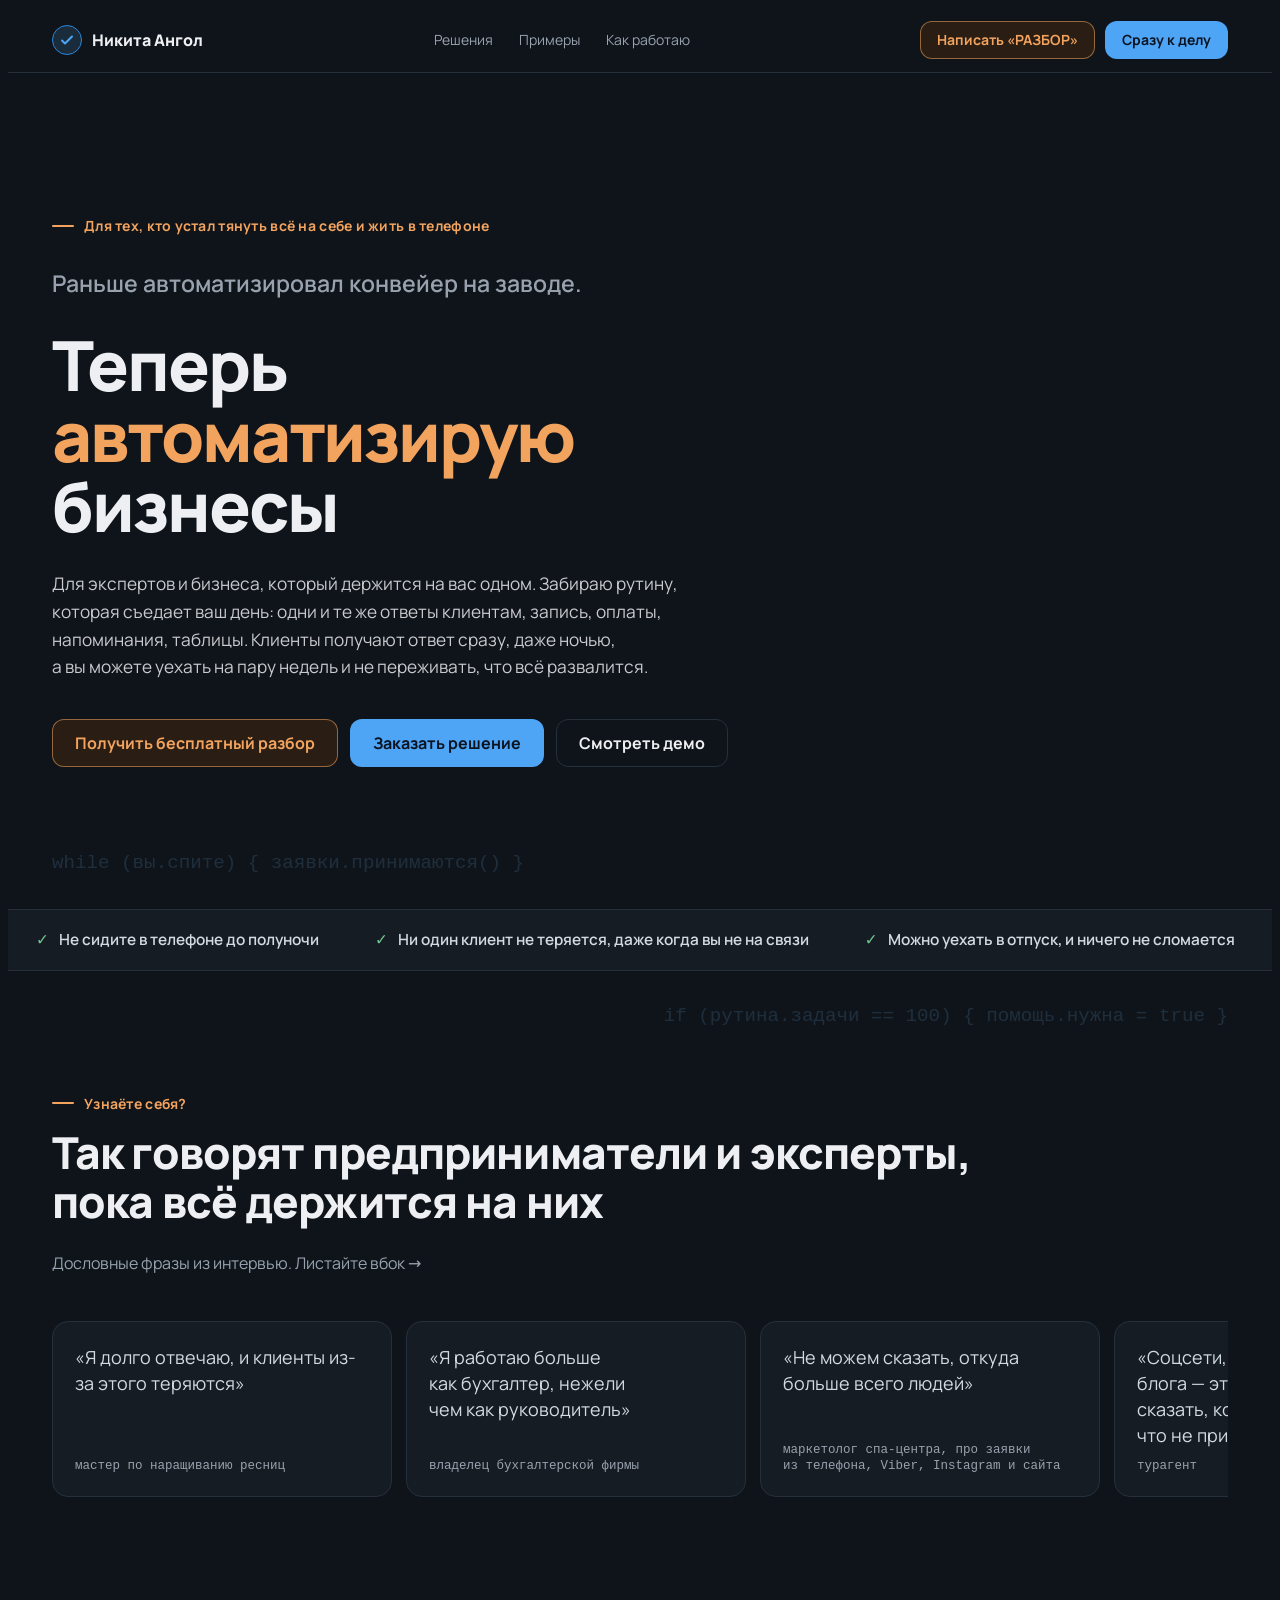
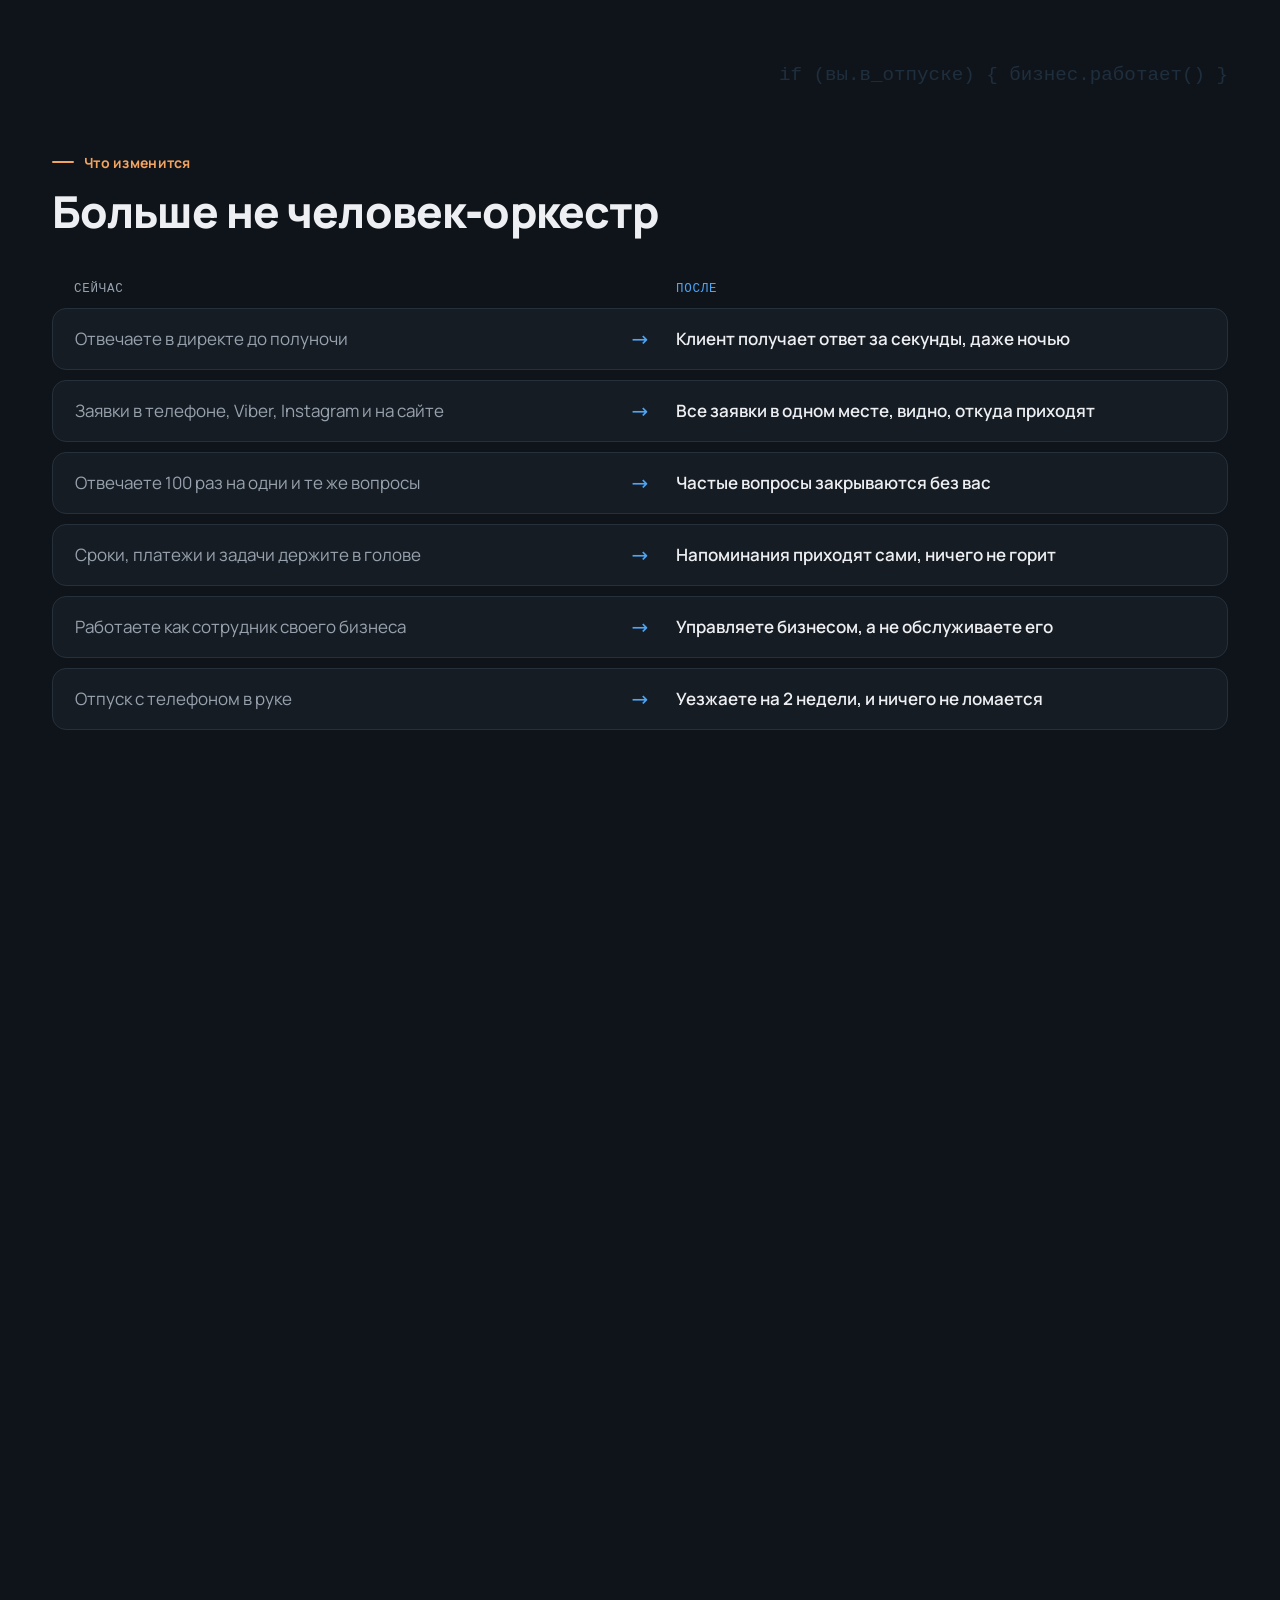
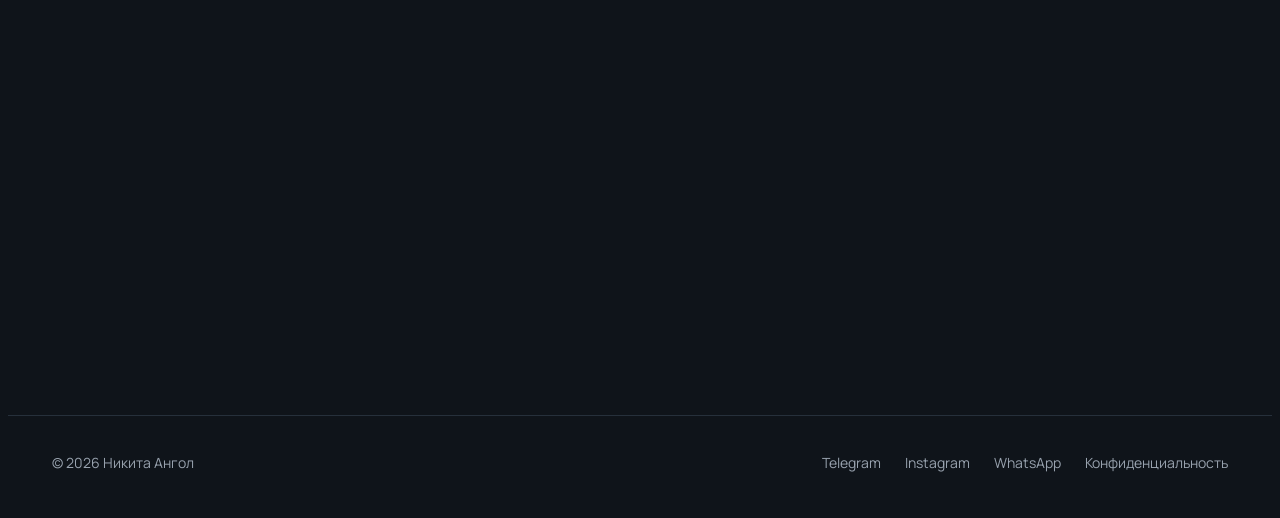
<file: index.html>
<!doctype html>
<html lang="ru">
<head>
<meta charset="utf-8">
<meta name="viewport" content="width=device-width,initial-scale=1,viewport-fit=cover">
<title>Никита Ангол: автоматизация бизнеса, чат-боты, CRM и сайты · Брест</title>
<meta name="description" content="Забираю рутину у экспертов и малого бизнеса: ИИ-администратор отвечает клиентам даже ночью, запись, оплаты, напоминания и все заявки в одном окне. У каждого решения есть видео-демо. Брест, работаю удалённо.">
<meta name="author" content="Никита Ангол">
<meta name="robots" content="noindex,nofollow">
<meta name="theme-color" content="#0F141A">
<meta name="format-detection" content="telephone=no">
<meta name="geo.region" content="BY-BR">
<meta name="geo.placename" content="Брест">
<link rel="icon" href="./icon.svg" type="image/svg+xml">
<link rel="canonical" href="https://nikita-angol.netlify.app/">
<link rel="alternate" hreflang="ru" href="https://nikita-angol.netlify.app/">
<link rel="sitemap" type="application/xml" href="./sitemap.xml">
<meta property="og:type" content="website">
<meta property="og:locale" content="ru_RU">
<meta property="og:site_name" content="Никита Ангол">
<meta property="og:url" content="https://nikita-angol.netlify.app/">
<meta property="og:title" content="Никита Ангол: теперь автоматизирую бизнесы">
<meta property="og:description" content="Раньше автоматизировал конвейер на заводе. Теперь забираю рутину у экспертов и бизнеса: ответы клиентам, запись, оплаты, напоминания. Бесплатный разбор по слову «РАЗБОР».">
<meta property="og:image" content="https://nikita-angol.netlify.app/og.jpg">
<meta property="og:image:width" content="1200">
<meta property="og:image:height" content="630">
<meta property="og:image:alt" content="Никита Ангол: теперь автоматизирую бизнесы">
<meta name="twitter:card" content="summary_large_image">
<link rel="preload" href="./fonts/Manrope-cyrillic-105721.woff2" as="font" type="font/woff2" crossorigin>
<link rel="preload" as="image" href="./img/nikita-mirror-800.webp" media="(max-width:599px)" fetchpriority="high">
<link rel="preload" as="image" href="./img/nikita-rose-800.webp" media="(min-width:600px)" fetchpriority="high">
<style>@font-face {
  font-family: 'JetBrains Mono';
  font-style: normal;
  font-weight: 400;
  font-display: optional;
  src: url(./fonts/JetBrainsMono-cyrillic-255268.woff2) format('woff2');
  unicode-range: U+0301, U+0400-045F, U+0490-0491, U+04B0-04B1, U+2116;
}
@font-face {
  font-family: 'JetBrains Mono';
  font-style: normal;
  font-weight: 400;
  font-display: optional;
  src: url(./fonts/JetBrainsMono-latin-ext-897459.woff2) format('woff2');
  unicode-range: U+0100-02BA, U+02BD-02C5, U+02C7-02CC, U+02CE-02D7, U+02DD-02FF, U+0304, U+0308, U+0329, U+1D00-1DBF, U+1E00-1E9F, U+1EF2-1EFF, U+2020, U+20A0-20AB, U+20AD-20C4, U+2113, U+2C60-2C7F, U+A720-A7FF;
}
@font-face {
  font-family: 'JetBrains Mono';
  font-style: normal;
  font-weight: 400;
  font-display: optional;
  src: url(./fonts/JetBrainsMono-latin-621183.woff2) format('woff2');
  unicode-range: U+0000-00FF, U+0131, U+0152-0153, U+02BB-02BC, U+02C6, U+02DA, U+02DC, U+0304, U+0308, U+0329, U+2000-206F, U+20AC, U+2122, U+2191, U+2193, U+2212, U+2215, U+FEFF, U+FFFD;
}
@font-face {
  font-family: 'JetBrains Mono';
  font-style: normal;
  font-weight: 500;
  font-display: optional;
  src: url(./fonts/JetBrainsMono-cyrillic-255268.woff2) format('woff2');
  unicode-range: U+0301, U+0400-045F, U+0490-0491, U+04B0-04B1, U+2116;
}
@font-face {
  font-family: 'JetBrains Mono';
  font-style: normal;
  font-weight: 500;
  font-display: optional;
  src: url(./fonts/JetBrainsMono-latin-ext-897459.woff2) format('woff2');
  unicode-range: U+0100-02BA, U+02BD-02C5, U+02C7-02CC, U+02CE-02D7, U+02DD-02FF, U+0304, U+0308, U+0329, U+1D00-1DBF, U+1E00-1E9F, U+1EF2-1EFF, U+2020, U+20A0-20AB, U+20AD-20C4, U+2113, U+2C60-2C7F, U+A720-A7FF;
}
@font-face {
  font-family: 'JetBrains Mono';
  font-style: normal;
  font-weight: 500;
  font-display: optional;
  src: url(./fonts/JetBrainsMono-latin-621183.woff2) format('woff2');
  unicode-range: U+0000-00FF, U+0131, U+0152-0153, U+02BB-02BC, U+02C6, U+02DA, U+02DC, U+0304, U+0308, U+0329, U+2000-206F, U+20AC, U+2122, U+2191, U+2193, U+2212, U+2215, U+FEFF, U+FFFD;
}
@font-face {
  font-family: 'Manrope';
  font-style: normal;
  font-weight: 400;
  font-display: swap;
  src: url(./fonts/Manrope-cyrillic-105721.woff2) format('woff2');
  unicode-range: U+0301, U+0400-045F, U+0490-0491, U+04B0-04B1, U+2116;
}
@font-face {
  font-family: 'Manrope';
  font-style: normal;
  font-weight: 400;
  font-display: swap;
  src: url(./fonts/Manrope-latin-ext-749127.woff2) format('woff2');
  unicode-range: U+0100-02BA, U+02BD-02C5, U+02C7-02CC, U+02CE-02D7, U+02DD-02FF, U+0304, U+0308, U+0329, U+1D00-1DBF, U+1E00-1E9F, U+1EF2-1EFF, U+2020, U+20A0-20AB, U+20AD-20C4, U+2113, U+2C60-2C7F, U+A720-A7FF;
}
@font-face {
  font-family: 'Manrope';
  font-style: normal;
  font-weight: 400;
  font-display: swap;
  src: url(./fonts/Manrope-latin-380660.woff2) format('woff2');
  unicode-range: U+0000-00FF, U+0131, U+0152-0153, U+02BB-02BC, U+02C6, U+02DA, U+02DC, U+0304, U+0308, U+0329, U+2000-206F, U+20AC, U+2122, U+2191, U+2193, U+2212, U+2215, U+FEFF, U+FFFD;
}
@font-face {
  font-family: 'Manrope';
  font-style: normal;
  font-weight: 500;
  font-display: swap;
  src: url(./fonts/Manrope-cyrillic-105721.woff2) format('woff2');
  unicode-range: U+0301, U+0400-045F, U+0490-0491, U+04B0-04B1, U+2116;
}
@font-face {
  font-family: 'Manrope';
  font-style: normal;
  font-weight: 500;
  font-display: swap;
  src: url(./fonts/Manrope-latin-ext-749127.woff2) format('woff2');
  unicode-range: U+0100-02BA, U+02BD-02C5, U+02C7-02CC, U+02CE-02D7, U+02DD-02FF, U+0304, U+0308, U+0329, U+1D00-1DBF, U+1E00-1E9F, U+1EF2-1EFF, U+2020, U+20A0-20AB, U+20AD-20C4, U+2113, U+2C60-2C7F, U+A720-A7FF;
}
@font-face {
  font-family: 'Manrope';
  font-style: normal;
  font-weight: 500;
  font-display: swap;
  src: url(./fonts/Manrope-latin-380660.woff2) format('woff2');
  unicode-range: U+0000-00FF, U+0131, U+0152-0153, U+02BB-02BC, U+02C6, U+02DA, U+02DC, U+0304, U+0308, U+0329, U+2000-206F, U+20AC, U+2122, U+2191, U+2193, U+2212, U+2215, U+FEFF, U+FFFD;
}
@font-face {
  font-family: 'Manrope';
  font-style: normal;
  font-weight: 600;
  font-display: swap;
  src: url(./fonts/Manrope-cyrillic-105721.woff2) format('woff2');
  unicode-range: U+0301, U+0400-045F, U+0490-0491, U+04B0-04B1, U+2116;
}
@font-face {
  font-family: 'Manrope';
  font-style: normal;
  font-weight: 600;
  font-display: swap;
  src: url(./fonts/Manrope-latin-ext-749127.woff2) format('woff2');
  unicode-range: U+0100-02BA, U+02BD-02C5, U+02C7-02CC, U+02CE-02D7, U+02DD-02FF, U+0304, U+0308, U+0329, U+1D00-1DBF, U+1E00-1E9F, U+1EF2-1EFF, U+2020, U+20A0-20AB, U+20AD-20C4, U+2113, U+2C60-2C7F, U+A720-A7FF;
}
@font-face {
  font-family: 'Manrope';
  font-style: normal;
  font-weight: 600;
  font-display: swap;
  src: url(./fonts/Manrope-latin-380660.woff2) format('woff2');
  unicode-range: U+0000-00FF, U+0131, U+0152-0153, U+02BB-02BC, U+02C6, U+02DA, U+02DC, U+0304, U+0308, U+0329, U+2000-206F, U+20AC, U+2122, U+2191, U+2193, U+2212, U+2215, U+FEFF, U+FFFD;
}
@font-face {
  font-family: 'Manrope';
  font-style: normal;
  font-weight: 700;
  font-display: swap;
  src: url(./fonts/Manrope-cyrillic-105721.woff2) format('woff2');
  unicode-range: U+0301, U+0400-045F, U+0490-0491, U+04B0-04B1, U+2116;
}
@font-face {
  font-family: 'Manrope';
  font-style: normal;
  font-weight: 700;
  font-display: swap;
  src: url(./fonts/Manrope-latin-ext-749127.woff2) format('woff2');
  unicode-range: U+0100-02BA, U+02BD-02C5, U+02C7-02CC, U+02CE-02D7, U+02DD-02FF, U+0304, U+0308, U+0329, U+1D00-1DBF, U+1E00-1E9F, U+1EF2-1EFF, U+2020, U+20A0-20AB, U+20AD-20C4, U+2113, U+2C60-2C7F, U+A720-A7FF;
}
@font-face {
  font-family: 'Manrope';
  font-style: normal;
  font-weight: 700;
  font-display: swap;
  src: url(./fonts/Manrope-latin-380660.woff2) format('woff2');
  unicode-range: U+0000-00FF, U+0131, U+0152-0153, U+02BB-02BC, U+02C6, U+02DA, U+02DC, U+0304, U+0308, U+0329, U+2000-206F, U+20AC, U+2122, U+2191, U+2193, U+2212, U+2215, U+FEFF, U+FFFD;
}
@font-face {
  font-family: 'Manrope';
  font-style: normal;
  font-weight: 800;
  font-display: swap;
  src: url(./fonts/Manrope-cyrillic-105721.woff2) format('woff2');
  unicode-range: U+0301, U+0400-045F, U+0490-0491, U+04B0-04B1, U+2116;
}
@font-face {
  font-family: 'Manrope';
  font-style: normal;
  font-weight: 800;
  font-display: swap;
  src: url(./fonts/Manrope-latin-ext-749127.woff2) format('woff2');
  unicode-range: U+0100-02BA, U+02BD-02C5, U+02C7-02CC, U+02CE-02D7, U+02DD-02FF, U+0304, U+0308, U+0329, U+1D00-1DBF, U+1E00-1E9F, U+1EF2-1EFF, U+2020, U+20A0-20AB, U+20AD-20C4, U+2113, U+2C60-2C7F, U+A720-A7FF;
}
@font-face {
  font-family: 'Manrope';
  font-style: normal;
  font-weight: 800;
  font-display: swap;
  src: url(./fonts/Manrope-latin-380660.woff2) format('woff2');
  unicode-range: U+0000-00FF, U+0131, U+0152-0153, U+02BB-02BC, U+02C6, U+02DA, U+02DC, U+0304, U+0308, U+0329, U+2000-206F, U+20AC, U+2122, U+2191, U+2193, U+2212, U+2215, U+FEFF, U+FFFD;
}</style>
<script type="application/ld+json">{"@context":"https://schema.org","@graph":[{"@type":"Person","@id":"https://nikita-angol.netlify.app/#nikita","name":"Никита Ангол","jobTitle":"Маркетолог и AI-интегратор","url":"https://nikita-angol.netlify.app/","image":"https://nikita-angol.netlify.app/img/nikita-rose-800.webp","address":{"@type":"PostalAddress","addressLocality":"Брест","addressCountry":"BY"},"sameAs":["https://t.me/Nikita_Angol","https://www.instagram.com/nikita.angol/"],"knowsAbout":["автоматизация бизнеса","чат-боты","ИИ-ассистенты","интеграция ИИ","CRM","Telegram-боты","сайты"]},{"@type":"ProfessionalService","@id":"https://nikita-angol.netlify.app/#service","name":"Никита Ангол: AI-интеграция и автоматизация бизнеса","url":"https://nikita-angol.netlify.app/","image":"https://nikita-angol.netlify.app/og.jpg","founder":{"@id":"https://nikita-angol.netlify.app/#nikita"},"address":{"@type":"PostalAddress","addressLocality":"Брест","addressCountry":"BY"},"telephone":"+375298596741","availableLanguage":["ru"],"areaServed":["Беларусь","Россия","Казахстан","Европа"],"description":"Автоматизация бизнеса для экспертов и предпринимателей: ИИ-администратор отвечает клиентам даже ночью, запись, оплаты, напоминания и все заявки в одном окне. CRM, чат-боты и сайты под ключ, к каждому решению есть видео-демо.","hasOfferCatalog":{"@type":"OfferCatalog","name":"Услуги","itemListElement":[{"@type":"Offer","itemOffered":{"@type":"Service","name":"Чат-боты для Telegram, Instagram и WhatsApp"}},{"@type":"Offer","itemOffered":{"@type":"Service","name":"ИИ-квалификатор заявок"}},{"@type":"Offer","itemOffered":{"@type":"Service","name":"ИИ-ассистенты и ИИ-кураторы"}},{"@type":"Offer","itemOffered":{"@type":"Service","name":"CRM-системы с ИИ"}},{"@type":"Offer","itemOffered":{"@type":"Service","name":"Платформы онлайн-уроков"}},{"@type":"Offer","itemOffered":{"@type":"Service","name":"Сайты и лендинги"}},{"@type":"Offer","itemOffered":{"@type":"Service","name":"Приём оплат и выдача доступов"}},{"@type":"Offer","itemOffered":{"@type":"Service","name":"Автоматизация контента: карусели и автопостинг"}},{"@type":"Offer","itemOffered":{"@type":"Service","name":"Парсинг лидов в таблицы"}}]}},{"@type":"WebSite","@id":"https://nikita-angol.netlify.app/#site","url":"https://nikita-angol.netlify.app/","name":"Никита Ангол","inLanguage":"ru","publisher":{"@id":"https://nikita-angol.netlify.app/#nikita"}},{"@type":"VideoObject","name":"Карусели для Instagram за пару минут","description":"Telegram-бот делает карусель по одной фразе: текст в вашем стиле, обложка, слайды и подпись к посту.","thumbnailUrl":"https://nikita-angol.netlify.app/video/d01-karuseli.jpg","embedUrl":"https://kinescope.io/embed/ae1a9c47-5220-422a-952c-0c595a876107","uploadDate":"2026-10-14","duration":"PT28S","inLanguage":"ru"},{"@type":"VideoObject","name":"ИИ-администратор для салона красоты","description":"Бот отвечает клиенткам ночью в Telegram, WhatsApp и Instagram, понимает голосовые, отвечает на «дорого», берёт телефон и кладёт заявку в Google-таблицу.","thumbnailUrl":"https://nikita-angol.netlify.app/video/d02-kvalifikator.jpg","embedUrl":"https://kinescope.io/embed/753e8adc-2267-49a0-8972-28158ae93bc0","uploadDate":"2026-10-14","duration":"PT45S","inLanguage":"ru"},{"@type":"VideoObject","name":"Финансовый помощник в Telegram","description":"Трата голосом, текстом или фото чека сама попадает в отчёт и Google-таблицу, бот предупреждает о лимитах.","thumbnailUrl":"https://nikita-angol.netlify.app/video/d03-finansist.jpg","embedUrl":"https://kinescope.io/embed/65907b29-0188-47bc-8ebe-9b5fd4e47877","uploadDate":"2026-10-14","duration":"PT35S","inLanguage":"ru"},{"@type":"VideoObject","name":"Личный репетитор в Telegram","description":"Бот каждый день присылает карточки и короткие тесты, сам разбирает ошибки и показывает прогресс. Подходит для языков, нейросетей, программирования, обучения команды и детей.","thumbnailUrl":"https://nikita-angol.netlify.app/video/d04-repetitor.jpg","embedUrl":"https://kinescope.io/embed/3182d104-aadd-460e-a9b9-61d6709d76d3","uploadDate":"2026-10-14","duration":"PT49S","inLanguage":"ru"},{"@type":"VideoObject","name":"Транскрибатор созвонов в Telegram","description":"Бот расшифровывает созвоны, голосовые, видео и ссылки, делает разбор и собирает коммерческое предложение для клиента.","thumbnailUrl":"https://nikita-angol.netlify.app/video/d05-transkribator.jpg","embedUrl":"https://kinescope.io/embed/0ae60cbd-0b3f-4ef5-9a20-8a7a00eb349f","uploadDate":"2026-10-15","duration":"PT52S","inLanguage":"ru"},{"@type":"VideoObject","name":"Консультант с приёмом оплаты Kaspi","description":"Бот отвечает клиентам, даёт ссылку на оплату Kaspi и сам проверяет PDF-чек: получателя, сумму, дату и повторную отправку. Владельцу приходит карточка оплаты.","thumbnailUrl":"https://nikita-angol.netlify.app/video/d06-kaspi.jpg","embedUrl":"https://kinescope.io/embed/48712f05-3739-45dd-8171-3f31a5f30d41","uploadDate":"2026-10-15","duration":"PT42S","inLanguage":"ru"},{"@type":"VideoObject","name":"CRM с ИИ-сметой по дизайн-проекту","description":"CRM для стройки и ремонта: ИИ читает дизайн-проект, считает смету по прайсу компании, отмечает строки для проверки и выгружает смету в Excel.","thumbnailUrl":"https://nikita-angol.netlify.app/video/d07-smeta.jpg","embedUrl":"https://kinescope.io/embed/29045b0f-8824-452d-8bc6-40d615480ccc","uploadDate":"2026-10-15","duration":"PT46S","inLanguage":"ru"},{"@type":"VideoObject","name":"Подарочные сертификаты для салона и спа","description":"Сайт сертификатов для салона и спа: покупка и оплата онлайн, поздравление от сайта, проверка и списание по коду, напоминания о сроке и база покупателей.","thumbnailUrl":"https://nikita-angol.netlify.app/video/d08-sertifikaty.jpg","embedUrl":"https://kinescope.io/embed/b9ff5188-3ffe-4d52-aa33-895093e67c4f","uploadDate":"2026-10-15","duration":"PT60S","inLanguage":"ru"},{"@type":"VideoObject","name":"CRM для бизнеса","description":"CRM под процесс бизнеса: бухфирма со сроками клиентов и напоминаниями в Telegram, стройка с графиком объектов и сметой от нейросети, консультант с путём клиента от заявки до оплаты.","thumbnailUrl":"https://nikita-angol.netlify.app/video/d09-crm.jpg","embedUrl":"https://kinescope.io/embed/4a83c92d-81df-444c-99a0-49e9c59c8547","uploadDate":"2026-10-15","duration":"PT69S","inLanguage":"ru"},{"@type":"VideoObject","name":"Продающий сайт из одного сообщения","description":"Конструктор продающих сайтов и нейросеть: по одному сообщению о бизнесе шаблон превращается в сайт студии йоги с ценами и формой записи, заявки приходят в Telegram.","thumbnailUrl":"https://nikita-angol.netlify.app/video/d10-svyazka.jpg","embedUrl":"https://kinescope.io/embed/912daf1d-0168-43f2-9136-71a0888c5fb5","uploadDate":"2026-10-15","duration":"PT36S","inLanguage":"ru"},{"@type":"VideoObject","name":"Парсер базы клиентов","description":"Парсер 2ГИС собирает компании с карт в таблицу: телефон, сайт, соцсети, часы, рейтинг. Второй парсер находит в Telegram-чатах тех, кто сам ищет подрядчика. Для видео часть данных скрыта.","thumbnailUrl":"https://nikita-angol.netlify.app/video/d12-parsery.jpg","embedUrl":"https://kinescope.io/embed/e714b91e-b858-4e77-a512-6f9975cb6908","uploadDate":"2026-10-15","duration":"PT44S","inLanguage":"ru"},{"@type":"VideoObject","name":"ИИ-студия: фото и видео нейросетями","description":"Почти 30 нейросетей для фото и видео в одном окне: цена видна до запуска, без подписки и лимитов, остаток не сгорает, траты сами попадают в расходы. В ролике фото кофейни и видео из него меньше чем за 40 центов.","thumbnailUrl":"https://nikita-angol.netlify.app/video/d13-studiya.jpg","embedUrl":"https://kinescope.io/embed/3ca29280-f8a5-44fc-87ec-c6df03da578e","uploadDate":"2026-10-16","duration":"PT80S","inLanguage":"ru"},{"@type":"VideoObject","name":"Своя платформа онлайн-уроков","description":"Курсы, ученики и прогресс в одном кабинете. Ученик входит по коду и смотрит уроки в Telegram или на сайте, оценка открывает следующий урок. Свой домен, без ежемесячной аренды.","thumbnailUrl":"https://nikita-angol.netlify.app/video/d14-platforma.jpg","embedUrl":"https://kinescope.io/embed/70d5121a-29e8-43cf-9013-661352b5cfbc","uploadDate":"2026-10-17","duration":"PT65S","inLanguage":"ru"},{"@type":"VideoObject","name":"ИИ-куратор для учебного чата","description":"Куратор на нейросети находит вопросы учеников в учебном чате, присылает уведомление и предлагает три ответа в стиле преподавателя. Ответ уходит в чат одним кликом, каждое утро приходит разбор по ученикам.","thumbnailUrl":"https://nikita-angol.netlify.app/video/d15-kurator.jpg","embedUrl":"https://kinescope.io/embed/a017598f-8ffe-4f4f-8c54-75223abb33f5","uploadDate":"2026-10-17","duration":"PT57S","inLanguage":"ru"},{"@type":"VideoObject","name":"Разбор любого Instagram за пару минут","description":"Бот в Telegram разбирает любой открытый Instagram: расшифровка роликов, что в кадре и чем цепляют первые 3 секунды, вовлечённость и комментарии. На выходе отчёт, таблица Excel и файл для нейросети.","thumbnailUrl":"https://nikita-angol.netlify.app/video/d19-insta.jpg","embedUrl":"https://kinescope.io/embed/deb98b00-8787-4f15-8be1-e2c291a0aca8","uploadDate":"2026-10-17","duration":"PT67S","inLanguage":"ru"}]}</script>
<style>

:root{
  --bg:#0F141A; --surface:#161C23; --surface-2:#1C232C; --border:#26303B;
  --text:#EDEFF2; --muted:#98A2AE;
  --code-kw:#6FB4F2; --code-fn:#E6EAF0; --code-cm:#5C6B7A; --code-num:#3A4654;
  --accent:#4EA4F5; --accent-2:#2B87D6; --accent-bg:#1A2B3B;
  --green:#73C991; --green-bg:#1B2A22;
  --orange:#F2A35E; --orange-bg:#2A1E14;
  --red:#E06C75;
  --gutter:clamp(16px,3.5vw,44px);
  --gap-sec:clamp(190px,27vh,320px);
  --f-body:'Manrope',system-ui,-apple-system,'Segoe UI',sans-serif;
  --f-mono:'JetBrains Mono',ui-monospace,Consolas,monospace;
  color-scheme:dark;
}
*{box-sizing:border-box}
body{background:var(--bg);color:var(--text);font-family:var(--f-body);font-size:clamp(16px,1.1vw,18px);line-height:1.55;-webkit-font-smoothing:antialiased}
.wrap{max-width:1280px;margin:0 auto;padding-inline:var(--gutter)}
a{color:var(--accent);text-decoration:none}
h1,h2,h3{margin:0;letter-spacing:-.02em;font-weight:800}
p{text-wrap:pretty}

@media (max-width:760px){br.d{display:none}}
h2{font-size:clamp(28px,3.6vw,44px);line-height:1.12}
h3{font-size:clamp(18px,1.4vw,20px);line-height:1.3;font-weight:700}
p{margin:0}
.kicker{display:flex;align-items:center;gap:10px;font-size:14px;font-weight:700;letter-spacing:.02em;color:var(--orange)}
.kicker::before{content:"";width:22px;height:2px;background:var(--orange);border-radius:2px}
.muted{color:var(--muted)}
section{padding-block:calc(var(--gap-sec) / 2)}
.sec-head{display:grid;gap:14px;margin-bottom:clamp(32px,5vh,52px)}
.sec-head p{max-width:52em}
.btn{display:inline-flex;align-items:center;gap:10px;font:700 16px/1 var(--f-body);padding:15px 22px;border-radius:12px;border:1px solid transparent;cursor:pointer;transition:background .2s,border-color .2s}
.btn-main{background:var(--accent);color:#0B1420}
.btn-main:hover{background:#6DB4F7}
.btn-ghost{background:transparent;color:var(--text);border-color:var(--border)}
.btn-ghost:hover{border-color:var(--accent)}
.btn-cta{color:var(--orange);border-color:rgba(242,163,94,.55);background:var(--orange-bg)}
.btn-cta:hover{background:var(--orange);border-color:var(--orange);color:#1A1208}
.btn:focus-visible,.chip:focus-visible{outline:2px solid var(--accent);outline-offset:3px}


.draft{background:var(--orange-bg);border-bottom:1px solid #3A3020;color:var(--orange);font:500 13px/1.4 var(--f-mono);text-align:center;padding:9px 16px}


header{position:sticky;top:env(safe-area-inset-top,0px);z-index:10;background:var(--bg);border-bottom:1px solid var(--border)}
.nav{display:flex;align-items:center;justify-content:space-between;gap:16px;height:64px}
.logo{display:flex;align-items:center;gap:10px;font-weight:800;color:var(--text)}
.logo-mark{width:30px;height:30px;border-radius:50%;background:var(--accent-bg);display:grid;place-items:center;border:1px solid var(--accent-2)}
.nav-links{display:flex;gap:26px;font-size:15px}
.nav-links a{color:var(--muted)} .nav-links a:hover{color:var(--text)}
.nav .btn{padding:11px 16px;font-size:14px}
.nav-btns{display:flex;gap:10px}

@media (max-width:1023px){.nav-btns .btn-main{display:none}}
@media (max-width:820px){.nav-links{display:none}}



.hero{position:relative;overflow:hidden;padding-block:0;height:calc(100svh - 64px - env(safe-area-inset-top,0px));min-height:520px;display:flex;align-items:center}
.hero > .wrap{position:relative;z-index:1}

[data-code]{position:relative;overflow:clip}
[data-code] > .wrap{position:relative;z-index:1}
[data-code]::before{content:attr(data-code);position:absolute;z-index:0;right:var(--gutter);top:clamp(20px,4vh,40px);
  font:400 clamp(13px,1.5vw,22px)/1 var(--f-mono);color:var(--code-kw);opacity:.16;white-space:nowrap;pointer-events:none}
.hero[data-code]::before{top:auto;bottom:clamp(18px,4vh,36px);right:auto;left:max(var(--gutter),calc((100% - 1280px) / 2 + var(--gutter)))}
.line[data-code]::before{top:auto;bottom:16px}
@media (max-width:860px){[data-code]::before{font-size:12px;top:14px;right:var(--gutter)}.hero[data-code]::before{top:auto;bottom:16px}}
@media (max-width:860px) and (max-height:700px){.hero[data-code]::before{display:none}}
.hero-grid{display:grid;grid-template-columns:minmax(0,1.35fr) minmax(0,.65fr);gap:clamp(32px,5vw,80px);align-items:center;width:100%}
.hero-text{display:grid;gap:clamp(16px,2.6vh,26px);min-width:0}
.hero .before{font-size:clamp(17px,min(1.8vw,2.6vh),24px);font-weight:600;color:var(--muted);text-wrap:balance}
.hero h1{font-size:clamp(34px,min(5.4vw,8.4vh),80px);line-height:1.02;letter-spacing:-.03em}
.hero h1 em{font-style:normal;color:var(--orange)}
.hero .lead{font-size:clamp(16px,min(1.35vw,2.2vh),20px);color:#C9CACE}
.hero-actions{display:flex;flex-wrap:wrap;gap:12px}
.hero-meta{display:flex;flex-wrap:wrap;gap:8px 22px;font-size:14px;font-weight:600;color:var(--muted)}
.hero-meta span::before{content:"✓ ";color:var(--green)}
.hero-video .frame{max-height:calc(100svh - 180px);margin-inline:auto;background:linear-gradient(160deg,rgba(28,35,44,.92),rgba(18,23,30,.92))}

.frame.photo{aspect-ratio:2/3;border:0;background:#0F1520}
.frame.photo img{position:absolute;inset:0;width:100%;height:100%;object-fit:cover}
.circle i::after{display:none}
.circle i{background:radial-gradient(circle at 50% 80%,#3A3F47,#1C1F24)}
.circle i{overflow:hidden}
.circle i img{position:absolute;inset:0;width:100%;height:100%;object-fit:cover;object-position:42% 0}

.frame.photo.cut{aspect-ratio:auto;background:none;border:0;border-radius:0;overflow:visible;max-height:none}
.frame.photo.cut img{position:static;display:block;width:100%;height:auto;max-height:calc(100svh - 140px);object-fit:contain;
  -webkit-mask-image:linear-gradient(to bottom,#000 78%,transparent);mask-image:linear-gradient(to bottom,#000 78%,transparent)}

.more{display:flex;justify-content:center;margin-top:clamp(28px,4vh,44px)}

.circle{display:none;align-items:center;gap:12px;font-size:14px;font-weight:600;color:var(--muted)}
.circle i{position:relative;width:64px;height:64px;border-radius:50%;flex:none;background:radial-gradient(circle at 50% 75%,#33363C,#1C1D20);border:2px solid var(--orange);display:grid;place-items:center}
.circle i::after{content:"";border-left:13px solid var(--text);border-top:8px solid transparent;border-bottom:8px solid transparent;margin-left:3px}
@media (max-width:860px){
  .hero-grid{grid-template-columns:minmax(0,1.2fr) minmax(0,.8fr);gap:24px}
}
@media (max-height:640px){.hero-meta{display:none}}
@media (max-width:420px){.hero .kicker{font-size:12.5px;gap:8px}.hero .kicker::before{width:14px}}


.frame{position:relative;border-radius:18px;overflow:hidden;background:linear-gradient(160deg,#1A2532 0%,#121922 70%);border:1px solid var(--border);aspect-ratio:9/16;max-width:100%}
.frame.wide{aspect-ratio:16/10}
.play{position:absolute;inset:0;display:grid;place-items:center}
.play i{width:62px;height:62px;border-radius:50%;background:rgba(78,164,245,.16);border:1px solid rgba(78,164,245,.5);display:grid;place-items:center;transition:transform .2s}
.play i::after{content:"";border-left:16px solid var(--text);border-top:10px solid transparent;border-bottom:10px solid transparent;margin-left:4px}
.card:hover .play i,.hero-video:hover .play i{transform:scale(1.08)}
.dur{position:absolute;right:10px;bottom:10px;font:500 11.5px/1 var(--f-mono);background:rgba(0,0,0,.55);padding:5px 7px;border-radius:6px;color:var(--text)}
.tag-top{position:absolute;left:10px;top:10px;font:500 11px/1 var(--f-mono);letter-spacing:.06em;text-transform:uppercase;color:var(--muted);background:rgba(0,0,0,.35);padding:5px 7px;border-radius:6px}
.hero-video .person{position:absolute;inset:auto 0 0 0;height:72%;background:radial-gradient(ellipse 55% 60% at 50% 100%,#2A3A4C 0%,transparent 70%)}
.hero-video .glasses{position:absolute;left:50%;top:38%;transform:translateX(-50%);width:96px;height:30px;display:flex;gap:10px;justify-content:center}
.hero-video .glasses b{width:40px;height:26px;border-radius:9px;border:3px solid var(--orange);background:rgba(226,192,141,.12)}
.hero-video figcaption{margin-top:12px;font-size:14px;color:var(--muted);text-align:center}


.scene{position:absolute;inset:14% 12% 18%;display:flex;flex-direction:column;gap:8px;justify-content:center}
.b{height:16px;border-radius:9px;background:#24313F;max-width:72%}
.b.me{align-self:flex-end;background:var(--accent-bg)}
.b.w2{width:54%}.b.w3{width:64%}.b.w4{width:40%}
.dash{display:grid;grid-template-columns:repeat(6,1fr);align-items:end;gap:6px;height:58%}
.dash i{background:#24313F;border-radius:4px 4px 0 0}
.dash i.up{background:var(--green-bg);border-top:2px solid var(--green)}
.tiles{display:grid;grid-template-columns:repeat(3,1fr);gap:6px}
.tiles i{aspect-ratio:4/5;border-radius:6px;background:#24313F}
.tiles i:nth-child(2){background:var(--accent-bg)}
.page-l{display:grid;gap:7px}
.page-l i{height:12px;border-radius:4px;background:#24313F}
.page-l i:first-child{height:34px;background:var(--accent-bg)}
.page-l i:nth-child(3){width:70%}.page-l i:nth-child(4){width:84%}


.line{border-block:1px solid var(--border);background:var(--surface);padding-block:44px}
.line-grid{display:grid;gap:26px}
.row{display:grid;grid-template-columns:150px 1fr;gap:18px;align-items:center}
.row-label{font:500 12.5px/1.3 var(--f-mono);letter-spacing:.06em;text-transform:uppercase;color:var(--muted)}

.belt{position:relative;display:grid;grid-template-columns:repeat(5,minmax(0,1fr));gap:clamp(16px,3vw,48px)}
.belt::before{content:"";position:absolute;left:0;right:0;top:50%;height:2px;background:repeating-linear-gradient(90deg,var(--border) 0 10px,transparent 10px 16px);z-index:0}
.row.now .belt::before{background:repeating-linear-gradient(90deg,var(--accent-2) 0 10px,transparent 10px 16px);animation:belt 1.2s linear infinite}
@keyframes belt{to{background-position:16px 0}}
.st{position:relative;z-index:1;font:500 14px/1 var(--f-mono);padding:10px 13px;border-radius:9px;background:var(--bg);border:1px solid var(--border);color:var(--muted);white-space:nowrap;text-align:center}
.row.now .st{color:var(--text);border-color:#2E3A47;background:var(--surface-2)}
.row.now .st:last-child{border-color:var(--orange);color:var(--orange)}
.line-note{font-size:clamp(20px,2.6vw,26px);font-weight:700;letter-spacing:-.01em}
.line-note span{color:var(--accent)}
@media (max-width:900px){.belt{gap:10px}.st{padding-inline:6px;font-size:13px}}
@media (max-width:760px){.row{grid-template-columns:1fr;gap:10px}}
@media (prefers-reduced-motion:reduce){.row.now .belt::before{animation:none}*{transition:none!important}}


.quotes{display:grid;grid-template-columns:repeat(auto-fit,minmax(240px,1fr));gap:14px}
.q{padding:22px;border-left:2px solid var(--border);font-size:18px;line-height:1.45;color:#D2DAE2}
.q small{display:block;margin-top:10px;font:500 12.5px/1.3 var(--f-mono);color:var(--muted)}


.chips{display:flex;flex-wrap:wrap;gap:8px;margin-bottom:24px}
.chip{font:600 14px/1 var(--f-body);padding:10px 15px;border-radius:999px;border:1px solid var(--border);background:transparent;color:var(--muted);cursor:pointer}
.chip[aria-pressed="true"]{background:var(--accent-bg);border-color:var(--accent-2);color:#BFE0FF}
.grid{display:grid;grid-template-columns:repeat(4,1fr);gap:18px}
@media (max-width:900px){.grid{grid-template-columns:repeat(3,1fr)}}

.frame.vid img{position:absolute;inset:0;width:100%;height:100%;object-fit:cover}
.frame.vid .play{place-items:end start;padding:0 0 12px 12px;box-sizing:border-box}
.frame.vid .play i{width:48px;height:48px;background:rgba(15,20,26,.55)}
button.play{border:0;padding:0;margin:0;background:none;cursor:pointer;width:100%;color:inherit}

.player{width:100vw;height:100vh;height:100dvh;max-width:none;max-height:none;margin:0;padding:0;border:0;background:#000;overflow:hidden}
.player::backdrop{background:#000}
.player iframe{position:absolute;inset:0;margin:auto;display:block;width:min(100vw,100dvh*9/16);height:min(100dvh,100vw*16/9);border:0;background:#000}
.player .x{position:absolute;top:calc(14px + env(safe-area-inset-top,0px));right:14px;z-index:2;width:44px;height:44px;border-radius:12px;border:1px solid rgba(255,255,255,.25);background:rgba(0,0,0,.45);color:#fff;font-size:24px;line-height:1;cursor:pointer}
.btn-more{justify-self:start;padding:10px 16px;font-size:14px;margin-top:4px}

.more-dlg{width:min(640px,calc(100vw - 32px));max-height:calc(100svh - 48px);padding:0;border:1px solid var(--border);border-radius:18px;background:var(--surface);color:var(--text);overflow:auto}
.more-dlg::backdrop{background:rgba(5,8,12,.72);backdrop-filter:blur(4px)}
.more-dlg .in{padding:clamp(22px,4vw,36px);display:grid;gap:18px}
.more-dlg h3{font-size:clamp(22px,3vw,28px);line-height:1.2;margin:0;padding-right:40px}
.more-dlg h4{margin:6px 0 0;font-size:13px;letter-spacing:.06em;text-transform:uppercase;color:var(--orange);font-family:var(--f-mono);font-weight:500}
.more-dlg p,.more-dlg li{color:var(--muted);font-size:16px;line-height:1.55;margin:0}
.more-dlg p b,.more-dlg li b{color:var(--text);font-weight:700}
.more-dlg ul,.more-dlg ol{margin:0;padding-left:1.2em;display:grid;gap:8px}
.more-dlg .x{position:absolute;top:14px;right:14px;width:40px;height:40px;border-radius:10px;border:1px solid var(--border);background:var(--surface-2);color:var(--text);font-size:22px;line-height:1;cursor:pointer}
.more-dlg .x:hover{border-color:var(--accent)}
.more-dlg .btn{justify-self:start;margin-top:4px}
@media (max-width:599px){.grid{grid-template-columns:repeat(2,1fr)}}
.card{display:grid;grid-template-rows:auto 1fr;gap:16px;min-width:0}
.card-body{display:grid;gap:8px;align-content:start}
.card-body p{font-size:15.5px;color:var(--muted)}
.pill{justify-self:start;font:500 11.5px/1 var(--f-mono);padding:6px 9px;border-radius:6px;background:var(--surface-2);color:var(--muted);letter-spacing:.03em}


.talis{display:grid;grid-template-columns:1fr 1fr;gap:40px;align-items:center;background:linear-gradient(135deg,#132019 0%,#141B16 60%,var(--surface) 100%);border:1px solid #23362B;border-radius:24px;padding:40px}
.talis h2{font-size:clamp(26px,3.4vw,36px)}
.talis .lst{display:grid;gap:10px;margin-top:20px}
.talis .lst div{display:flex;gap:10px;font-size:16px;color:#CFD8D2}
.talis .lst div::before{content:"✓";color:var(--green)}
.talis .frame{background:linear-gradient(160deg,#1E3328,#101813)}
.talis .motto{font:500 13px/1.4 var(--f-mono);color:#9FB8A8;margin-top:16px}
@media (max-width:860px){.talis{grid-template-columns:1fr;padding:24px}}


.cases{display:grid;grid-template-columns:repeat(2,1fr);gap:18px}
@media (max-width:760px){.cases{grid-template-columns:1fr}}
.case{background:var(--surface);border:1px solid var(--border);border-radius:18px;padding:26px;display:grid;gap:16px;min-width:0}
.case-who{display:flex;justify-content:space-between;gap:12px;flex-wrap:wrap;align-items:baseline}
.case-who span{font:500 12.5px/1 var(--f-mono);color:var(--muted)}
.ab{display:grid;grid-template-columns:auto 1fr;gap:8px 14px;font-size:15.5px}
.ab b{font:500 12px/1.9 var(--f-mono);letter-spacing:.06em}
.ab .a{color:var(--muted)} .ab .bb{color:var(--green)}
.ab p{color:#CBD4DC}
.big{font-size:clamp(36px,3.6vw,48px);font-weight:800;color:var(--orange);line-height:1;font-variant-numeric:tabular-nums}


.duo{display:grid;grid-template-columns:repeat(2,1fr);gap:18px}
@media (max-width:760px){.duo{grid-template-columns:1fr}}
.person-card{border-top:1px solid var(--border);padding-top:22px;display:grid;gap:10px}
.person-card .role{font:500 12.5px/1 var(--f-mono);color:var(--accent);letter-spacing:.06em;text-transform:uppercase}
.story{margin-top:44px;display:grid;grid-template-columns:repeat(4,1fr);gap:18px}
@media (max-width:860px){.story{grid-template-columns:repeat(2,1fr)}}
@media (max-width:480px){.story{grid-template-columns:1fr}}
.story div{display:grid;gap:6px;font-size:15px;color:var(--muted)}
.story b{color:var(--text);font-size:16px}
.story small{font:500 12px/1 var(--f-mono);color:var(--accent-2)}


.steps{display:grid;grid-template-columns:repeat(3,1fr);gap:18px;counter-reset:s}
@media (max-width:760px){.steps{grid-template-columns:1fr}}
.step{counter-increment:s;display:grid;gap:8px;padding:24px;border-radius:16px;background:var(--surface)}
.step::before{content:"шаг " counter(s);font:500 12px/1 var(--f-mono);color:var(--accent);letter-spacing:.06em;text-transform:uppercase}
.step p{font-size:15.5px;color:var(--muted)}
.nofit{margin-top:40px;display:grid;grid-template-columns:repeat(2,1fr);gap:12px 28px}
@media (max-width:760px){.nofit{grid-template-columns:1fr}}
.nofit div{font-size:15.5px;color:var(--muted);padding-left:22px;position:relative}
.nofit div::before{content:"×";position:absolute;left:0;color:var(--red);font-weight:700}
.nofit b{display:block;color:var(--text);margin-bottom:4px}


.final{text-align:left;display:grid;gap:22px;padding:clamp(26px,5vw,64px);border-radius:24px;background:var(--surface);border:1px solid var(--border)}
.final h2{font-size:clamp(28px,4.4vw,46px)}
.word{color:var(--orange)}
.ig-tip{font-size:14px;font-weight:600;color:var(--green)}

.btn-msg{color:var(--text);background:var(--m-bg);border-color:var(--m-bd)}
.btn-msg:hover{background:var(--m-bg-h);border-color:var(--m-c)}
.btn-msg .ico{width:20px;height:20px;flex:none}
.btn-tg{--m-c:#2AABEE;--m-bg:rgba(42,171,238,.10);--m-bg-h:rgba(42,171,238,.18);--m-bd:rgba(42,171,238,.38)}
.btn-ig{--m-c:#E1306C;--m-bg:rgba(225,48,108,.09);--m-bg-h:rgba(225,48,108,.16);--m-bd:rgba(225,48,108,.36)}
.btn-wa{--m-c:#25D366;--m-bg:rgba(37,211,102,.08);--m-bg-h:rgba(37,211,102,.15);--m-bd:rgba(37,211,102,.34)}

.contact{display:flex;flex-wrap:wrap;gap:12px;align-items:center}
.handle{font:500 16px/1 var(--f-mono);padding:15px 18px;border-radius:12px;border:1px dashed #33506B;color:var(--text);user-select:all}
.copied{font:500 13px/1 var(--f-mono);color:var(--green)}
@media (max-width:560px){.final{padding:26px}}
footer{padding-block:36px;color:var(--muted);font-size:14px;border-top:1px solid var(--border);margin-top:72px}
.socials{display:flex;flex-wrap:wrap;gap:8px 24px}
.socials a{color:var(--muted)} .socials a:hover{color:var(--text)}
footer .wrap{display:flex;justify-content:space-between;gap:16px;flex-wrap:wrap}


.burger{display:none}
.m-menu{display:none}
.swipe{display:none;margin-top:10px;font-size:13px;color:var(--muted)}
@media (max-width:1023px){
  :root{--gap-sec:clamp(150px,19vh,230px)}
}
@media (max-width:820px){
  .burger{display:grid;gap:5px;place-content:center;width:44px;height:44px;margin-left:4px;border-radius:12px;border:1px solid var(--border);background:transparent;cursor:pointer}
  .burger i{display:block;width:18px;height:2px;border-radius:2px;background:var(--text);transition:transform .2s,opacity .2s}
  header.open .burger i:nth-child(1){transform:translateY(7px) rotate(45deg)}
  header.open .burger i:nth-child(2){opacity:0}
  header.open .burger i:nth-child(3){transform:translateY(-7px) rotate(-45deg)}
  .nav .nav-btns{margin-left:auto}
  .m-menu:not([hidden]){display:grid;gap:4px;padding:12px var(--gutter) 22px;border-top:1px solid var(--border);background:var(--bg)}
  .m-menu a:not(.btn){padding:13px 0;font-size:19px;font-weight:700;color:var(--text);border-bottom:1px solid var(--border)}
  .m-menu .btn{margin-top:14px;justify-content:center}
}


@media (max-width:599px){
  :root{--gap-sec:clamp(108px,16vh,150px)}
  body{font-size:16px}
  .nav{height:64px}
  .nav .nav-btns{display:none}
  .burger{margin-left:auto}

  
  .hero{align-items:stretch;padding-block:8px 16px}
  .hero[data-code]::before{display:none}
  .hero-grid{grid-template-columns:1fr;grid-template-rows:auto 1fr;gap:6px;align-items:end}
  .hero-video{order:-1}
  .frame.photo.cut{max-height:none}
  .frame.photo.cut img{width:100%;height:clamp(150px,31svh,320px);max-height:none;object-fit:cover;object-position:50% 0;
    -webkit-mask-image:linear-gradient(to bottom,#000 62%,transparent);mask-image:linear-gradient(to bottom,#000 62%,transparent)}
  .hero-text{gap:14px;align-content:end}
  .hero .kicker{font-size:12.5px;gap:8px}
  .hero .kicker::before{width:14px}
  .hero .before{font-size:16px}
  .hero h1{font-size:clamp(34px,10.4vw,46px);line-height:1.02}
  .hero .lead{font-size:16px}
  .hero-actions{flex-direction:column;gap:10px}
  .hero-actions .btn{justify-content:center;width:100%;padding-block:16px}
  .hero-meta{font-size:13px;gap:6px 16px}

  
  .line{padding-block:32px}
  .line .line-grid{display:grid;grid-template-columns:1fr 1fr;column-gap:22px;row-gap:8px;grid-auto-flow:row dense}
  .line .row,.line .belt{display:contents}
  .line .row:not(.now) > *,.line .row:not(.now) .st{grid-column:1}
  .line .row.now > *,.line .row.now .st{grid-column:2}
  .line .row-label{font-size:11px;margin-bottom:4px}
  .line .st{font-size:13px;padding:11px 8px}
  .line .row:not(.now) .st::after{content:"→";position:absolute;right:-17px;top:50%;transform:translateY(-50%);color:var(--muted);font-size:12px}
  .line .line-note{grid-column:1/-1;margin-top:16px;font-size:20px}
  .line .belt::before{display:none}
  .final h2{font-size:clamp(26px,7.4vw,32px)}

  
  .quotes{gap:12px}
  .q{border-left:0;border-radius:16px;background:var(--surface);border:1px solid var(--border);font-size:17px}
  .grid{gap:16px 12px}
  .card{gap:10px}
  .card-body h3{font-size:16px}
  .card-body p{font-size:13.5px}
  .btn-more{padding:9px 12px;font-size:13px}
  .cases{gap:12px}
  .case{padding:22px}
  .chips{gap:8px;margin-bottom:20px}
  .chip{flex:none}
  .swipe{display:block}

  .duo{gap:8px}
  .story{grid-template-columns:1fr 1fr;gap:22px 16px;margin-top:32px}
  .steps{gap:12px}
  .step{padding:20px}
  .nofit{margin-top:28px;gap:16px}
  .contact{flex-direction:column;align-items:stretch}
  .contact .btn{justify-content:center;padding-block:16px}
  [data-code]::before{font-size:11px;top:12px}
  footer .wrap{flex-direction:column}
}

@media (max-width:599px) and (max-height:720px){
  .frame.photo.cut img{height:24svh;width:calc(24svh * 1.9);max-width:100%;margin-inline:auto}
  .hero .kicker{display:none}
  .hero-meta{display:none}
}
@media (max-width:599px) and (min-height:721px) and (max-height:820px){
  .hero-meta{display:none}
}

@media (max-width:599px){
  .hero .frame.photo.cut img{height:clamp(150px,31svh,320px);width:100%;object-position:34% 50%;border-radius:4px;-webkit-mask-image:linear-gradient(to right,transparent,#000 6%,#000 94%,transparent),linear-gradient(to bottom,transparent,#000 7%,#000 86%,transparent);-webkit-mask-composite:source-in;mask-image:linear-gradient(to right,transparent,#000 6%,#000 94%,transparent),linear-gradient(to bottom,transparent,#000 7%,#000 86%,transparent);mask-composite:intersect}
}
@media (max-width:599px) and (max-height:720px){.hero .frame.photo.cut img{height:24svh;width:100%}}

.br-m{display:none}
@media (max-width:599px){.br-m{display:inline}}

:root{--fs-text:16px;--fs-small:14px;--fs-label:12.5px}
h2,.final h2,.talis h2{font-size:clamp(28px,3.6vw,44px);line-height:1.12}
h3,.card-body h3{font-size:clamp(18px,1.4vw,20px)}
.card-body p,.step p,.nofit div,.ab,.story div,.story b,.talis .lst div,.more-dlg p,.more-dlg li,.sec-head p{font-size:var(--fs-text)}
.kicker,.chip,.btn-more,.hero-meta,.nav-links,.nav .btn,footer,.ig-tip,.hero-video figcaption,.circle{font-size:var(--fs-small)}
.pill,.dur,.tag-top,.row-label,.q small,.case-who span,.ab b,.person-card .role,.story small,.step::before,.talis .motto,.more-dlg h4,.copied{font-size:var(--fs-label)}
.q{font-size:18px}
@media (max-width:599px){
  :root{--fs-text:15px;--fs-small:13.5px;--fs-label:12px}
  h2,.final h2,.talis h2{font-size:clamp(26px,7.4vw,32px)}
  h3{font-size:17px}
  .q{font-size:16.5px}
  .card-body h3{font-size:15.5px}
  .card-body p{font-size:13.5px}
  .btn-more{font-size:13px}
  .hero .kicker{font-size:12.5px}
}


.q-note{margin-top:10px;font-size:15px}
.quotes{display:flex!important;overflow-x:auto;scroll-snap-type:x mandatory;gap:14px;padding-bottom:12px;scrollbar-width:thin}
.quotes .q{flex:0 0 clamp(260px,30%,340px);scroll-snap-align:start;border-left:0;border-radius:16px;background:var(--surface);border:1px solid var(--border);display:flex;flex-direction:column;justify-content:space-between}

.ba{display:grid;gap:10px}
.ba-row{display:grid;grid-template-columns:1fr 40px 1fr;gap:16px;align-items:center;padding:16px 22px;border:1px solid var(--border);border-radius:14px;background:var(--surface);font-size:17px;line-height:1.4}
.ba-head{background:none;border:0;padding-block:0;font:500 12.5px/1.3 var(--f-mono);letter-spacing:.06em;text-transform:uppercase;color:var(--muted)}
.ba-head span:last-child{color:var(--accent)}
.ba-was{color:var(--muted)}
.ba-arr{color:var(--accent);text-align:center;font-size:20px}
.ba-now{color:var(--text);font-weight:600}
@media (max-width:760px){.ba-row{grid-template-columns:1fr;gap:6px;padding:14px 16px}.ba-head{display:none}.ba-arr{text-align:left;font-size:16px;line-height:1}}


.hero{height:auto;min-height:calc(100svh - 64px - env(safe-area-inset-top,0px));padding-block:clamp(56px,9vh,110px)}
.hero-text{gap:clamp(20px,3.2vh,34px)}
.hero .lead{line-height:1.6;max-width:60ch}
.hero-actions{margin-top:clamp(4px,1vh,10px)}
.hero-meta{display:grid;grid-template-columns:repeat(2,max-content);justify-content:start;gap:12px 32px}
@media (max-width:1100px){.hero-meta{grid-template-columns:minmax(0,1fr)}}
.hero-grid > *{min-width:0}
@media (max-width:599px){.hero-grid{grid-template-columns:minmax(0,1fr)}}

.card-btns,.dlg-btns{display:flex;flex-wrap:wrap;gap:8px;align-items:center}
.dlg-btns{gap:10px;margin-top:4px}
.more{gap:12px}

.final-grid{display:grid;grid-template-columns:1fr 1fr;gap:18px}
.final-col{display:grid;gap:12px;align-content:start;padding:clamp(20px,3vw,32px);border:1px solid var(--border);border-radius:18px;background:var(--bg)}
.final-col small{font:500 12.5px/1.3 var(--f-mono);letter-spacing:.06em;text-transform:uppercase;color:var(--muted)}
.final-col h3{font-size:clamp(22px,2.4vw,30px);line-height:1.15;margin:0}
.final-col--go{border-color:rgba(78,164,245,.45)}
.final-col--go small{color:var(--accent)}
.final-col .contact{flex-direction:column;align-items:stretch;margin-top:6px}
.final-col .contact .btn{justify-content:center}
@media (max-width:860px){.final-grid{grid-template-columns:1fr}}
.order-dlg .contact{flex-direction:column;align-items:stretch}


.about-grid{display:grid;grid-template-columns:minmax(0,.75fr) minmax(0,1.25fr);gap:clamp(28px,5vw,64px);align-items:start}
.about-photo{margin:0;border-radius:20px;overflow:hidden;border:1px solid var(--border);background:var(--surface);aspect-ratio:4/5}
.about-photo img{width:100%;height:100%;object-fit:cover;display:block}
.about-text{display:grid;gap:18px}
.about-lead{font-size:clamp(19px,1.7vw,23px);line-height:1.5;color:var(--text);font-weight:600}
.about-text p{line-height:1.6}
.why{list-style:none;margin:6px 0 0;padding:0;display:grid;gap:12px}
.why li{position:relative;padding-left:28px;color:#CBD4DC;line-height:1.5}
.why li::before{content:"✓";position:absolute;left:0;color:var(--green);font-weight:700}
.about-human{font-style:italic}
@media (max-width:760px){.about-grid{grid-template-columns:1fr}.about-photo{aspect-ratio:16/10}}

.steps-4{grid-template-columns:repeat(4,1fr)}
.step{align-content:start}
@media (max-width:1000px){.steps-4{grid-template-columns:repeat(2,1fr)}}
@media (max-width:600px){.steps-4{grid-template-columns:1fr}}
.nofit-h{margin:48px 0 0;font-size:clamp(20px,2vw,24px)}
.nofit-h + .nofit{margin-top:20px}


.sc-head{margin-top:clamp(56px,8vh,96px)}
.sc{align-content:start}
.sc-q{margin:0;padding:14px 16px;border-left:2px solid var(--orange);background:var(--bg);border-radius:0 12px 12px 0;font-size:17px;line-height:1.45;color:#E4E8EC}
.sc-q small{display:block;margin-top:8px;font:500 12px/1.3 var(--f-mono);color:var(--muted)}
.sc-sit{margin:0;padding:14px 16px;border-left:2px solid var(--border);background:var(--bg);border-radius:0 12px 12px 0;font-size:16.5px;color:#CBD4DC}
.sc .ab .a{color:var(--accent)}

[hidden]{display:none!important}

main > section:not(.hero){content-visibility:auto;contain-intrinsic-size:auto 900px}

.ticker{overflow:hidden;border-block:1px solid var(--border);background:var(--surface);padding-block:18px}
.ticker-track{display:flex;width:max-content;animation:ticker 60s linear infinite}
.ticker:hover .ticker-track{animation-play-state:paused}
.ticker-row{display:flex;flex:none}
.ticker-row span{white-space:nowrap;padding-inline:28px;font-size:clamp(15px,1.2vw,18px);font-weight:600;color:#D2DAE2}
.ticker-row span::before{content:"✓";color:var(--green);margin-right:10px;font-weight:800}
@keyframes ticker{to{transform:translateX(-50%)}}
@media (prefers-reduced-motion:reduce){.ticker{overflow-x:auto}.ticker-track{animation:none}}

.btn,.chip{transition:transform .18s ease,box-shadow .18s ease,background-color .18s ease,border-color .18s ease,color .18s ease}
@media (hover:hover){
  .btn:hover{transform:translateY(-2px)}
  .btn-main:hover{background:#1F8BFF;border-color:#1F8BFF;color:#fff}
  .btn-cta:hover{background:var(--orange);border-color:var(--orange);color:#1A1208}
  .btn-ghost:hover{transform:none}
  .btn-msg:hover{background:var(--m-bg-h);border-color:var(--m-c)}
  .chip:hover{border-color:var(--accent);color:var(--text)}
}
.btn:active{transform:translateY(0) scale(.97)}

.count{margin:0 0 14px;font-size:var(--fs-small);font-weight:700;color:var(--orange)}
.sec-head .count{margin:0}

.sec-head p{max-width:none}
@media (min-width:761px){.nw{white-space:nowrap}}

@media (max-width:599px){
  .hero{min-height:calc(100svh - 64px - env(safe-area-inset-top,0px));padding-block:10px 22px}
  .hero-text{display:flex;flex-direction:column;justify-content:flex-end;gap:12px}
  .hero-actions{order:4;display:grid;grid-template-columns:1fr 1fr;gap:8px;margin-top:4px}
  .hero-actions .btn{width:100%;justify-content:center;padding:14px 8px;font-size:14.5px}
  .hero-actions .btn:first-child{grid-column:1/-1;font-size:16px;padding-block:16px}
  .hero .lead{order:5}
  .hero-meta{order:6}
}
</style>
</head>
<body>

<header>
  <div class="wrap nav">
    <a class="logo" href="#top"><span class="logo-mark" aria-hidden="true">
      <svg width="16" height="16" viewBox="0 0 16 16" fill="none"><path d="M3 8.5l3 3 7-7" stroke="#4EA4F5" stroke-width="2" stroke-linecap="round" stroke-linejoin="round"/></svg>
    </span>Никита Ангол</a>
    <nav class="nav-links">
      <a href="#demo">Решения</a><a href="#cases">Примеры</a><a href="#how">Как работаю</a>
    </nav>
    <div class="nav-btns"><a class="btn btn-cta" href="#contact">Написать «РАЗБОР»</a><button class="btn btn-main" type="button" data-order="" data-order-kick="Сразу к делу">Сразу к делу</button></div>
    <button class="burger" id="burger" type="button" aria-label="Меню" aria-expanded="false" aria-controls="m-menu"><i></i><i></i><i></i></button>
  </div>
  <nav class="m-menu" id="m-menu" hidden>
    <a href="#demo">Решения</a><a href="#cases">Примеры</a><a href="#how">Как работаю</a>
    <a class="btn btn-cta" href="#contact">Написать «РАЗБОР»</a>
    <button class="btn btn-main" type="button" data-order="" data-order-kick="Сразу к делу">Сразу к делу</button>
  </nav>
</header>

<main id="top">
  <section class="hero" data-code='while (вы.спите) { заявки.принимаются() }'>
    <div class="wrap hero-grid">
      <div class="hero-text">
        <div class="kicker"><span>Для тех, кто устал тянуть всё на себе<br class="br-m"> и жить в телефоне</span></div>
        <p class="before">Раньше автоматизировал конвейер на заводе.</p>
        <h1>Теперь <em>автоматизирую</em> бизнесы</h1>
        <p class="lead">Для экспертов и бизнеса, который держится на вас одном. Забираю рутину, которая съедает ваш день: одни и те же ответы клиентам, запись, оплаты, напоминания, таблицы. Клиенты получают ответ сразу, даже ночью, а вы можете уехать на пару недель и не переживать, что всё развалится.</p>
        <div class="hero-actions">
          <a class="btn btn-cta" href="#contact">Получить бесплатный разбор</a>
          <button class="btn btn-main" type="button" data-order="">Заказать решение</button>
          <a class="btn btn-ghost" href="#demo">Смотреть демо</a>
        </div>
      </div>
      <figure class="hero-video hero-photo" style="margin:0">
        <div class="frame photo cut"><picture><source media="(max-width:599px)" srcset="img/nikita-mirror-800.webp" width="800" height="505"><img src="img/nikita-rose-800.webp" alt="Никита Ангол" width="800" height="1216" fetchpriority="high" decoding="async"></picture></div>
      </figure>
    </div>
  </section>
  <div class="ticker" aria-label="Что вы получаете"><div class="ticker-track"><div class="ticker-row"><span>Не сидите в телефоне до полуночи</span><span>Ни один клиент не теряется, даже когда вы не на связи</span><span>Можно уехать в отпуск, и ничего не сломается</span><span>Берёте больше клиентов, не нанимая людей</span><span>Все заявки и деньги видно на одном экране</span><span>Ни в чём не нужно разбираться: делаю и учу</span></div><div class="ticker-row" aria-hidden="true"><span>Не сидите в телефоне до полуночи</span><span>Ни один клиент не теряется, даже когда вы не на связи</span><span>Можно уехать в отпуск, и ничего не сломается</span><span>Берёте больше клиентов, не нанимая людей</span><span>Все заявки и деньги видно на одном экране</span><span>Ни в чём не нужно разбираться: делаю и учу</span></div></div></div>

  <section data-code='if (рутина.задачи == 100) { помощь.нужна = true }'>
    <div class="wrap">
      <div class="sec-head">
        <div class="kicker">Узнаёте себя?</div>
        <h2>Так говорят предприниматели и эксперты,<br class="d"> пока всё держится на них</h2>
        <p class="muted q-note">Дословные фразы из интервью. Листайте вбок →</p>
      </div>
      <div class="quotes">
        <div class="q">«Я долго отвечаю, и клиенты из-за этого теряются»<small>мастер по наращиванию ресниц</small></div>
        <div class="q">«Я работаю больше как бухгалтер, нежели чем как руководитель»<small>владелец бухгалтерской фирмы</small></div>
        <div class="q">«Не можем сказать, откуда больше всего людей»<small>маркетолог спа-центра, про заявки из телефона, Viber, Instagram и сайта</small></div>
        <div class="q">«Соцсети, ведение личного блога — это как 2 работа, можно сказать, которая пока что не приносит денег»<small>турагент</small></div>
        <div class="q">«Моя работа заключается в постоянном расфокусе… процентов 80–85 — разговоры с кем-нибудь»<small>руководитель IT-компании</small></div>
        <div class="q">«Знаю, что нужна CRM… но пока я её так и не довнедрил»<small>владелец бухгалтерской фирмы</small></div>
        <div class="q">«Бардак полный в голове, и в телефоне, и в документах»<small>маркетолог</small></div>
        <div class="q">«Заявок больше, чем люди хотят и могут обработать»<small>турагент</small></div>
        <div class="q">«Они у меня скачаны, но я их пока не интегрировал»<small>владелец детейлинг-студии, про CRM</small></div>
        <div class="q">«Мы её начали делать, сделали процентов на 50, но потом… отложилось»<small>руководитель IT-компании, про свою CRM</small></div>
        <div class="q">«Есть 2 инструмента, оба внедрены процентов на 10»<small>владелец бухгалтерской фирмы</small></div>
      </div>
    </div>
  </section>

  <section class="ba-sec" data-code='if (вы.в_отпуске) { бизнес.работает() }'>
    <div class="wrap">
      <div class="sec-head">
        <div class="kicker">Что изменится</div>
        <h2>Больше не человек‑оркестр</h2>
      </div>
      <div class="ba">
        <div class="ba-row ba-head"><span>Сейчас</span><span></span><span>После</span></div>
        <div class="ba-row"><span class="ba-was">Отвечаете в директе до полуночи</span><span class="ba-arr">→</span><span class="ba-now">Клиент получает ответ за секунды, даже ночью</span></div>
        <div class="ba-row"><span class="ba-was">Заявки в телефоне, Viber, Instagram и на сайте</span><span class="ba-arr">→</span><span class="ba-now">Все заявки в одном месте, видно, откуда приходят</span></div>
        <div class="ba-row"><span class="ba-was">Отвечаете 100 раз на одни и те же вопросы</span><span class="ba-arr">→</span><span class="ba-now">Частые вопросы закрываются без вас</span></div>
        <div class="ba-row"><span class="ba-was">Сроки, платежи и задачи держите в голове</span><span class="ba-arr">→</span><span class="ba-now">Напоминания приходят сами, ничего не горит</span></div>
        <div class="ba-row"><span class="ba-was">Работаете как сотрудник своего бизнеса</span><span class="ba-arr">→</span><span class="ba-now">Управляете бизнесом, а не обслуживаете его</span></div>
        <div class="ba-row"><span class="ba-was">Отпуск с телефоном в руке</span><span class="ba-arr">→</span><span class="ba-now">Уезжаете на 2 недели, и ничего не ломается</span></div>
      </div>
    </div>
  </section>

  <section id="demo" data-code='demo.play() // лучше один раз увидеть'>
    <div class="wrap">
      <div class="sec-head">
        <div class="kicker">Демо до продажи</div>
        <h2>Не рассказываю, а показываю, как это работает</h2>
        <p class="muted">Каждое решение уже работает. Нажмите на видео и посмотрите изнутри за пару минут.</p>
      </div>
      <p class="count" id="demo-count" aria-live="polite"></p>
      <div class="chips" role="group" aria-label="Фильтр решений">
        <button class="chip" id="f-all" data-f="all" aria-pressed="true">Все</button>
        <button class="chip" id="f-exp" data-f="exp" aria-pressed="false">Для экспертов и школ</button>
        <button class="chip" id="f-off" data-f="off" aria-pressed="false">Для офлайн-бизнеса</button>
        <button class="chip" id="f-cnt" data-f="cnt" aria-pressed="false">Контент</button>
      </div>
      <div class="grid" id="grid">
        <article class="card" data-c="off exp">
          <div class="frame vid"><img src="video/d02-kvalifikator.webp" srcset="video/d02-kvalifikator-s.webp 300w, video/d02-kvalifikator.webp 540w" sizes="(max-width:599px) 46vw, (max-width:900px) 31vw, 290px" decoding="async" alt="Обложка видео: ИИ-администратор для салона" loading="lazy"><button class="play" type="button" data-video="https://kinescope.io/embed/753e8adc-2267-49a0-8972-28158ae93bc0" aria-label="Смотреть видео: ИИ-администратор для салона"><i></i></button><div class="dur">0:45</div></div>
          <div class="card-body"><span class="pill">Telegram · Instagram · WhatsApp</span><h3>Администратор, который не спит</h3><p>Пишет клиенту как живой администратор, отвечает на возражения и передаёт вам готовую заявку.</p><div class="card-btns"><button class="btn btn-ghost btn-more" type="button" data-more="m-kvalifikator">Подробнее</button><button class="btn btn-main btn-more" type="button" data-order="Администратор, который не спит">Заказать</button></div></div>
        </article>
        <article class="card" data-c="off exp">
          <div class="frame vid"><img src="video/d09-crm.webp" srcset="video/d09-crm-s.webp 300w, video/d09-crm.webp 540w" sizes="(max-width:599px) 46vw, (max-width:900px) 31vw, 290px" decoding="async" alt="Обложка видео: CRM для бухфирмы, стройки и консультанта" loading="lazy"><button class="play" type="button" data-video="https://kinescope.io/embed/4a83c92d-81df-444c-99a0-49e9c59c8547" aria-label="Смотреть видео: CRM для бухфирмы, стройки и консультанта"><i></i></button><div class="dur">1:09</div></div>
          <div class="card-body"><span class="pill">под ваш процесс</span><h3>Все клиенты и сроки в одном окне</h3><p>Клиенты, сроки, объекты и задачи в одном месте. Напоминания приходят в Telegram, смету считает нейросеть.</p><div class="card-btns"><button class="btn btn-ghost btn-more" type="button" data-more="m-crm">Подробнее</button><button class="btn btn-main btn-more" type="button" data-order="Все клиенты и сроки в одном окне">Заказать</button></div></div>
        </article>
        <article class="card" data-c="off exp">
          <div class="frame vid"><img src="video/d10-svyazka.webp" srcset="video/d10-svyazka-s.webp 300w, video/d10-svyazka.webp 540w" sizes="(max-width:599px) 46vw, (max-width:900px) 31vw, 290px" decoding="async" alt="Обложка видео: продающий сайт из одного сообщения" loading="lazy"><button class="play" type="button" data-video="https://kinescope.io/embed/912daf1d-0168-43f2-9136-71a0888c5fb5" aria-label="Смотреть видео: продающий сайт из одного сообщения"><i></i></button><div class="dur">0:36</div></div>
          <div class="card-body"><span class="pill">для любой ниши</span><h3>Сайт, который не стыдно отправить</h3><p>Описываете бизнес одним сообщением, нейросеть собирает сайт с ценами и формой записи. Заявки приходят в Telegram.</p><div class="card-btns"><button class="btn btn-ghost btn-more" type="button" data-more="m-svyazka">Подробнее</button><button class="btn btn-main btn-more" type="button" data-order="Сайт, который не стыдно отправить">Заказать</button></div></div>
        </article>
        <article class="card" data-c="cnt exp">
          <div class="frame vid"><img src="video/d01-karuseli.webp" srcset="video/d01-karuseli-s.webp 300w, video/d01-karuseli.webp 540w" sizes="(max-width:599px) 46vw, (max-width:900px) 31vw, 290px" decoding="async" alt="Обложка видео: карусели за пару минут" loading="lazy"><button class="play" type="button" data-video="https://kinescope.io/embed/ae1a9c47-5220-422a-952c-0c595a876107" aria-label="Смотреть видео: карусели за пару минут"><i></i></button><div class="dur">0:28</div></div>
          <div class="card-body"><span class="pill">Instagram · Telegram</span><h3>Карусели за пару минут</h3><p>Даёте тему, бот пишет текст в вашем стиле и собирает готовые слайды.</p><div class="card-btns"><button class="btn btn-ghost btn-more" type="button" data-more="m-karuseli">Подробнее</button><button class="btn btn-main btn-more" type="button" data-order="Карусели за пару минут">Заказать</button></div></div>
        </article>
        <article class="card" data-c="exp cnt">
          <div class="frame vid"><img src="video/d05-transkribator.webp" srcset="video/d05-transkribator-s.webp 300w, video/d05-transkribator.webp 540w" sizes="(max-width:599px) 46vw, (max-width:900px) 31vw, 290px" decoding="async" alt="Обложка видео: транскрибатор созвонов в Telegram" loading="lazy"><button class="play" type="button" data-video="https://kinescope.io/embed/0ae60cbd-0b3f-4ef5-9a20-8a7a00eb349f" aria-label="Смотреть видео: транскрибатор созвонов в Telegram"><i></i></button><div class="dur">0:52</div></div>
          <div class="card-body"><span class="pill">созвоны и голосовые</span><h3>Итоги созвона за пару минут</h3><p>Расшифровывает созвон, делает итоги, идеи для контента и коммерческое предложение.</p><div class="card-btns"><button class="btn btn-ghost btn-more" type="button" data-more="m-transkribator">Подробнее</button><button class="btn btn-main btn-more" type="button" data-order="Итоги созвона за пару минут">Заказать</button></div></div>
        </article>
        <article class="card" data-c="off">
          <div class="frame vid"><img src="video/d08-sertifikaty.webp" srcset="video/d08-sertifikaty-s.webp 300w, video/d08-sertifikaty.webp 540w" sizes="(max-width:599px) 46vw, (max-width:900px) 31vw, 290px" decoding="async" alt="Обложка видео: подарочные сертификаты для салона и спа" loading="lazy"><button class="play" type="button" data-video="https://kinescope.io/embed/b9ff5188-3ffe-4d52-aa33-895093e67c4f" aria-label="Смотреть видео: подарочные сертификаты для салона и спа"><i></i></button><div class="dur">1:00</div></div>
          <div class="card-body"><span class="pill">салоны и спа</span><h3>Подарочные сертификаты</h3><p>Гость покупает и оплачивает онлайн, салон проверяет по коду, сайт сам напоминает о сроке.</p><div class="card-btns"><button class="btn btn-ghost btn-more" type="button" data-more="m-sertifikaty">Подробнее</button><button class="btn btn-main btn-more" type="button" data-order="Подарочные сертификаты">Заказать</button></div></div>
        </article>
        <article class="card" data-c="off">
          <div class="frame vid"><img src="video/d07-smeta.webp" srcset="video/d07-smeta-s.webp 300w, video/d07-smeta.webp 540w" sizes="(max-width:599px) 46vw, (max-width:900px) 31vw, 290px" decoding="async" alt="Обложка видео: CRM с ИИ-сметой по дизайн-проекту" loading="lazy"><button class="play" type="button" data-video="https://kinescope.io/embed/29045b0f-8824-452d-8bc6-40d615480ccc" aria-label="Смотреть видео: CRM с ИИ-сметой по дизайн-проекту"><i></i></button><div class="dur">0:46</div></div>
          <div class="card-body"><span class="pill">стройка и ремонт</span><h3>Смета по дизайн-проекту за день</h3><p>Загружаете дизайн-проект, ИИ считает смету по вашему прайсу и честно пишет, что проверить.</p><div class="card-btns"><button class="btn btn-ghost btn-more" type="button" data-more="m-smeta">Подробнее</button><button class="btn btn-main btn-more" type="button" data-order="Смета по дизайн-проекту за день">Заказать</button></div></div>
        </article>
        <article class="card" data-c="off exp">
          <div class="frame vid"><img src="video/d06-kaspi.webp" srcset="video/d06-kaspi-s.webp 300w, video/d06-kaspi.webp 540w" sizes="(max-width:599px) 46vw, (max-width:900px) 31vw, 290px" decoding="async" alt="Обложка видео: консультант с приёмом оплаты Kaspi" loading="lazy"><button class="play" type="button" data-video="https://kinescope.io/embed/48712f05-3739-45dd-8171-3f31a5f30d41" aria-label="Смотреть видео: консультант с приёмом оплаты Kaspi"><i></i></button><div class="dur">0:42</div></div>
          <div class="card-body"><span class="pill">Kaspi Pay</span><h3>Менеджер, который сам проверяет оплату</h3><p>Ведёт диалог, присылает ссылку на оплату и сам проверяет чек. Поддельный чек не пройдёт.</p><div class="card-btns"><button class="btn btn-ghost btn-more" type="button" data-more="m-kaspi">Подробнее</button><button class="btn btn-main btn-more" type="button" data-order="Менеджер, который сам проверяет оплату">Заказать</button></div></div>
        </article>
        <article class="card" data-c="exp">
          <div class="frame vid"><img src="video/d14-platforma.webp" srcset="video/d14-platforma-s.webp 300w, video/d14-platforma.webp 540w" sizes="(max-width:599px) 46vw, (max-width:900px) 31vw, 290px" decoding="async" alt="Обложка видео: своя платформа онлайн-уроков" loading="lazy"><button class="play" type="button" data-video="https://kinescope.io/embed/70d5121a-29e8-43cf-9013-661352b5cfbc" aria-label="Смотреть видео: своя платформа онлайн-уроков"><i></i></button><div class="dur">1:05</div></div>
          <div class="card-body"><span class="pill">замена GetCourse</span><h3>Своя платформа для курсов</h3><p>Курсы, ученики, прогресс и доступ по коду. Ученик открывает уроки прямо в Telegram или на сайте.</p><div class="card-btns"><button class="btn btn-ghost btn-more" type="button" data-more="m-platforma">Подробнее</button><button class="btn btn-main btn-more" type="button" data-order="Своя платформа для курсов">Заказать</button></div></div>
        </article>
        <article class="card" data-c="exp">
          <div class="frame vid"><img src="video/d15-kurator.webp" srcset="video/d15-kurator-s.webp 300w, video/d15-kurator.webp 540w" sizes="(max-width:599px) 46vw, (max-width:900px) 31vw, 290px" decoding="async" alt="Обложка видео: ИИ-куратор для учебного чата" loading="lazy"><button class="play" type="button" data-video="https://kinescope.io/embed/a017598f-8ffe-4f4f-8c54-75223abb33f5" aria-label="Смотреть видео: ИИ-куратор для учебного чата"><i></i></button><div class="dur">0:57</div></div>
          <div class="card-body"><span class="pill">для учебных чатов</span><h3>Помощник куратора в учебном чате</h3><p>Находит вопросы учеников в чате, предлагает три ответа в вашем стиле и каждое утро присылает разбор по ученикам.</p><div class="card-btns"><button class="btn btn-ghost btn-more" type="button" data-more="m-kurator">Подробнее</button><button class="btn btn-main btn-more" type="button" data-order="Помощник куратора в учебном чате">Заказать</button></div></div>
        </article>
        <article class="card" data-c="off exp">
          <div class="frame vid"><img src="video/d12-parsery.webp" srcset="video/d12-parsery-s.webp 300w, video/d12-parsery.webp 540w" sizes="(max-width:599px) 46vw, (max-width:900px) 31vw, 290px" decoding="async" alt="Обложка видео: база клиентов за вечер, парсер 2ГИС и Telegram" loading="lazy"><button class="play" type="button" data-video="https://kinescope.io/embed/e714b91e-b858-4e77-a512-6f9975cb6908" aria-label="Смотреть видео: база клиентов за вечер, парсер 2ГИС и Telegram"><i></i></button><div class="dur">0:44</div></div>
          <div class="card-body"><span class="pill">поиск клиентов</span><h3>База клиентов за вечер</h3><p>Собирает компании с карт в таблицу: телефон, сайт, соцсети, рейтинг. И находит в чатах тех, кто сам ищет подрядчика.</p><div class="card-btns"><button class="btn btn-ghost btn-more" type="button" data-more="m-parsery">Подробнее</button><button class="btn btn-main btn-more" type="button" data-order="База клиентов за вечер">Заказать</button></div></div>
        </article>
        <article class="card" data-c="cnt exp">
          <div class="frame vid"><img src="video/d19-insta.webp" srcset="video/d19-insta-s.webp 300w, video/d19-insta.webp 540w" sizes="(max-width:599px) 46vw, (max-width:900px) 31vw, 290px" decoding="async" alt="Обложка видео: разбор любого Instagram за пару минут" loading="lazy"><button class="play" type="button" data-video="https://kinescope.io/embed/deb98b00-8787-4f15-8be1-e2c291a0aca8" aria-label="Смотреть видео: разбор любого Instagram"><i></i></button><div class="dur">1:07</div></div>
          <div class="card-body"><span class="pill">для маркетинга</span><h3>Разбор любого Instagram</h3><p>Ссылка на профиль, и через пару минут отчёт: что говорят в роликах, чем цепляют первые 3&nbsp;секунды, вовлечённость и комментарии.</p><div class="card-btns"><button class="btn btn-ghost btn-more" type="button" data-more="m-insta">Подробнее</button><button class="btn btn-main btn-more" type="button" data-order="Разбор любого Instagram">Заказать</button></div></div>
        </article>
        <article class="card" data-c="cnt off exp">
          <div class="frame vid"><img src="video/d13-studiya.webp" srcset="video/d13-studiya-s.webp 300w, video/d13-studiya.webp 540w" sizes="(max-width:599px) 46vw, (max-width:900px) 31vw, 290px" decoding="async" alt="Обложка видео: фото и видео нейросетями в одном окне" loading="lazy"><button class="play" type="button" data-video="https://kinescope.io/embed/3ca29280-f8a5-44fc-87ec-c6df03da578e" aria-label="Смотреть видео: фото и видео нейросетями в одном окне"><i></i></button><div class="dur">1:20</div></div>
          <div class="card-body"><span class="pill">фото и видео</span><h3>Фото и видео нейросетями</h3><p>Почти 30 нейросетей в одном окне. Цена видна до запуска, без подписки, траты сами попадают в расходы.</p><div class="card-btns"><button class="btn btn-ghost btn-more" type="button" data-more="m-studiya">Подробнее</button><button class="btn btn-main btn-more" type="button" data-order="Фото и видео нейросетями">Заказать</button></div></div>
        </article>
        <article class="card" data-c="exp">
          <div class="frame vid"><img src="video/d04-repetitor.webp" srcset="video/d04-repetitor-s.webp 300w, video/d04-repetitor.webp 540w" sizes="(max-width:599px) 46vw, (max-width:900px) 31vw, 290px" decoding="async" alt="Обложка видео: личный репетитор в Telegram" loading="lazy"><button class="play" type="button" data-video="https://kinescope.io/embed/3182d104-aadd-460e-a9b9-61d6709d76d3" aria-label="Смотреть видео: личный репетитор в Telegram"><i></i></button><div class="dur">0:49</div></div>
          <div class="card-body"><span class="pill">обучение каждый день</span><h3>Личный репетитор</h3><p>Утром карточки, днём короткие тесты, ошибки разбирает сам. Языки, нейросети, код, игры для детей.</p><div class="card-btns"><button class="btn btn-ghost btn-more" type="button" data-more="m-repetitor">Подробнее</button><button class="btn btn-main btn-more" type="button" data-order="Личный репетитор">Заказать</button></div></div>
        </article>
        <article class="card" data-c="off exp">
          <div class="frame vid"><img src="video/d03-finansist.webp" srcset="video/d03-finansist-s.webp 300w, video/d03-finansist.webp 540w" sizes="(max-width:599px) 46vw, (max-width:900px) 31vw, 290px" decoding="async" alt="Обложка видео: финансовый помощник в Telegram" loading="lazy"><button class="play" type="button" data-video="https://kinescope.io/embed/65907b29-0188-47bc-8ebe-9b5fd4e47877" aria-label="Смотреть видео: финансовый помощник в Telegram"><i></i></button><div class="dur">0:35</div></div>
          <div class="card-body"><span class="pill">голосом или текстом</span><h3>Учёт денег голосом</h3><p>Говорите «кофе 8 рублей», трата сама попадает в таблицу. Отчёты и лимиты.</p><div class="card-btns"><button class="btn btn-ghost btn-more" type="button" data-more="m-finansist">Подробнее</button><button class="btn btn-main btn-more" type="button" data-order="Учёт денег голосом">Заказать</button></div></div>
        </article>
      </div>
<div class="more"><button class="btn btn-ghost" id="more" type="button">Показать ещё</button></div>
    </div>
  </section>

  <section id="cases" data-code='было("всё руками") → стало("само")'>
    <div class="wrap">
      <div class="sec-head">
        <div class="kicker">Как это может выглядеть у вас</div>
        <h2>Узнайте свою ситуацию</h2>
        <p class="muted">Это не истории конкретных клиентов, а типичные ситуации. <span class="nw">Фразы в кавычках дословно из интервью с предпринимателями.</span></p>
        <p class="count" id="cases-count" aria-live="polite"></p>
      </div>
      <div class="cases">
        <div class="case sc">
          <div class="case-who"><h3>Салоны и студии</h3><span>Администратор, который не спит</span></div>
          <blockquote class="sc-q">«Я долго отвечаю, и клиенты из-за этого теряются»<small>мастер по наращиванию ресниц, из интервью</small></blockquote>
          <div class="ab"><b class="a">ДЕЛАЮ</b><p>Помощник отвечает клиентам в Instagram, Telegram и WhatsApp за секунды, узнаёт услугу и удобное время и передаёт вам готовую запись.</p><b class="bb">ИТОГ</b><p>Клиенты не уходят к тем, кто ответил быстрее, даже пока вы на процедуре.</p></div>
          <div class="card-btns"><button class="btn btn-ghost btn-more" type="button" data-video="https://kinescope.io/embed/753e8adc-2267-49a0-8972-28158ae93bc0" aria-label="Смотреть видео: ИИ-администратор для салона">Смотреть демо</button><button class="btn btn-main btn-more" type="button" data-order="Администратор, который не спит">Хочу так же</button></div>
        </div>
        <div class="case sc">
          <div class="case-who"><h3>Бухгалтерия и сервисы со сроками</h3><span>Все клиенты и сроки в одном окне</span></div>
          <blockquote class="sc-q">«Я работаю больше как бухгалтер, нежели чем как руководитель»<small>владелец бухгалтерской фирмы, из интервью</small></blockquote>
          <div class="ab"><b class="a">ДЕЛАЮ</b><p>Собираю простую систему: по каждому клиенту видно сроки и задачи, а напоминания о платежах и отчётах сами приходят в Telegram.</p><b class="bb">ИТОГ</b><p>Вы перестаёте держать всё в голове и снова управляете бизнесом.</p></div>
          <div class="card-btns"><button class="btn btn-ghost btn-more" type="button" data-video="https://kinescope.io/embed/4a83c92d-81df-444c-99a0-49e9c59c8547" aria-label="Смотреть видео: CRM для бухфирмы, стройки и консультанта">Смотреть демо</button><button class="btn btn-main btn-more" type="button" data-order="Все клиенты и сроки в одном окне">Хочу так же</button></div>
        </div>
        <div class="case sc">
          <div class="case-who"><h3>Эксперты и блогеры</h3><span>Карусели за пару минут</span></div>
          <blockquote class="sc-q">«Соцсети, ведение личного блога — это как 2 работа, можно сказать, которая пока что не приносит денег»<small>турагент, из интервью</small></blockquote>
          <div class="ab"><b class="a">ДЕЛАЮ</b><p>Даёте тему, бот пишет текст в вашем стиле и собирает готовые слайды для Instagram.</p><b class="bb">ИТОГ</b><p>Пост за пару минут вместо вечера, и блог перестаёт быть второй работой.</p></div>
          <div class="card-btns"><button class="btn btn-ghost btn-more" type="button" data-video="https://kinescope.io/embed/ae1a9c47-5220-422a-952c-0c595a876107" aria-label="Смотреть видео: карусели за пару минут">Смотреть демо</button><button class="btn btn-main btn-more" type="button" data-order="Карусели за пару минут">Хочу так же</button></div>
        </div>
        <div class="case sc">
          <div class="case-who"><h3>Агентства, консультанты, отделы продаж</h3><span>Итоги созвона за пару минут</span></div>
          <blockquote class="sc-q">«Моя работа заключается в постоянном расфокусе… процентов 80–85 — разговоры с кем-нибудь»<small>руководитель IT-компании, из интервью</small></blockquote>
          <div class="ab"><b class="a">ДЕЛАЮ</b><p>Отправляете запись созвона боту и через пару минут получаете итоги, задачи и готовое коммерческое предложение.</p><b class="bb">ИТОГ</b><p>Ничего не нужно вспоминать и переписывать, КП уходит клиенту в тот же день.</p></div>
          <div class="card-btns"><button class="btn btn-ghost btn-more" type="button" data-video="https://kinescope.io/embed/0ae60cbd-0b3f-4ef5-9a20-8a7a00eb349f" aria-label="Смотреть видео: транскрибатор созвонов в Telegram">Смотреть демо</button><button class="btn btn-main btn-more" type="button" data-order="Итоги созвона за пару минут">Хочу так же</button></div>
        </div>
        <div class="case sc">
          <div class="case-who"><h3>Спа, салоны, барбершопы</h3><span>Подарочные сертификаты</span></div>
          <p class="sc-sit">Сертификаты продаются только на ресепшене, а учёт ведётся в тетради.</p>
          <div class="ab"><b class="a">ДЕЛАЮ</b><p>Свой сайт, где гости сами покупают и оплачивают сертификат, а администратор проверяет его по коду.</p><b class="bb">ИТОГ</b><p>Сертификаты продаются ночью и в выходные, а сайт сам напоминает о сроке и предлагает подарить снова.</p></div>
          <div class="card-btns"><button class="btn btn-ghost btn-more" type="button" data-video="https://kinescope.io/embed/b9ff5188-3ffe-4d52-aa33-895093e67c4f" aria-label="Смотреть видео: подарочные сертификаты для салона и спа">Смотреть демо</button><button class="btn btn-main btn-more" type="button" data-order="Подарочные сертификаты">Хочу так же</button></div>
        </div>
        <div class="case sc">
          <div class="case-who"><h3>Онлайн-школы и наставники</h3><span>Своя платформа для курсов</span></div>
          <p class="sc-sit">Платите за большую платформу каждый месяц, а пользуетесь малой частью.</p>
          <div class="ab"><b class="a">ДЕЛАЮ</b><p>Ставлю вашу платформу: уроки, ученики, доступ по коду, прогресс. Ученики учатся прямо в Telegram.</p><b class="bb">ИТОГ</b><p>Нет ежемесячной аренды, и видно, кто из учеников отстаёт.</p></div>
          <div class="card-btns"><button class="btn btn-ghost btn-more" type="button" data-video="https://kinescope.io/embed/70d5121a-29e8-43cf-9013-661352b5cfbc" aria-label="Смотреть видео: своя платформа онлайн-уроков">Смотреть демо</button><button class="btn btn-main btn-more" type="button" data-order="Своя платформа для курсов">Хочу так же</button></div>
        </div>
        <div class="case sc">
          <div class="case-who"><h3>Стройка и ремонт</h3><span>Смета по дизайн-проекту за день</span></div>
          <p class="sc-sit">Вечерами пересчитываете смету по листам дизайн-проекта.</p>
          <div class="ab"><b class="a">ДЕЛАЮ</b><p>Загружаете дизайн-проект, ИИ считает смету по вашему прайсу и сам отмечает строки, которые надо проверить.</p><b class="bb">ИТОГ</b><p>Смета в тот же день, а не через неделю. На демо-объекте ИИ посчитал 218 строк за 2 часа 38 минут.</p></div>
          <div class="card-btns"><button class="btn btn-ghost btn-more" type="button" data-video="https://kinescope.io/embed/29045b0f-8824-452d-8bc6-40d615480ccc" aria-label="Смотреть видео: CRM с ИИ-сметой по дизайн-проекту">Смотреть демо</button><button class="btn btn-main btn-more" type="button" data-order="Смета по дизайн-проекту за день">Хочу так же</button></div>
        </div>
        <div class="case sc">
          <div class="case-who"><h3>Мастерские и автосервисы</h3><span>Все клиенты и сроки в одном окне</span></div>
          <div class="ab"><b class="a">ДЕЛАЮ</b><p>Делаю систему настолько простой, что ей удобнее пользоваться, чем блокнотом: запись, мастера, фото до и после.</p><b class="bb">ИТОГ</b><p>Ничего не теряется, даже если блокнот остался в другой куртке.</p></div>
          <div class="card-btns"><button class="btn btn-ghost btn-more" type="button" data-video="https://kinescope.io/embed/4a83c92d-81df-444c-99a0-49e9c59c8547" aria-label="Смотреть видео: CRM для бухфирмы, стройки и консультанта">Смотреть демо</button><button class="btn btn-main btn-more" type="button" data-order="Все клиенты и сроки в одном окне">Хочу так же</button></div>
        </div>
      </div>
      <div class="more"><button class="btn btn-ghost" id="cases-more" type="button">Показать ещё</button></div>
    </div>
  </section>

  <section id="how" data-code='шаг++ // без сюрпризов'>
    <div class="wrap">
      <div class="sec-head">
        <div class="kicker">Как работаю</div>
        <h2>Без сюрпризов: вы всегда знаете, что происходит</h2>
      </div>
      <div class="steps steps-4">
        <div class="step"><h3>Бесплатный разбор</h3><p>Созваниваемся на 30 минут. Рассказываете, где теряете время и клиентов. Я честно говорю, что поможет, а что пока не нужно.</p></div>
        <div class="step"><h3>Понятное предложение</h3><p>Присылаю, что именно сделаю, сроки и стоимость. Всё ясно до начала работы.</p></div>
        <div class="step"><h3>Делаю и показываю</h3><p>Показываю результат по ходу, а не в самом конце, чтобы вы могли поправить курс вовремя.</p></div>
        <div class="step"><h3>Запуск и поддержка</h3><p>Учу пользоваться, записываю видеоинструкции. Если что-то сломалось, помогаю в течение часа.</p></div>
      </div>
      <h3 class="nofit-h">Сразу честно: нам не по пути, если…</h3>
      <div class="nofit">
        <div><b>Нужна кнопка «бабло».</b> Я настрою систему, но клиентов в неё приводят ваш контент и реклама. Без них даже лучшая система стоит пустая.</div>
        <div><b>Хотите как у миллионника, но за 100 долларов.</b> Делаю под ваш бизнес, а не копирую чужое. Хорошая работа стоит своих денег.</div>
        <div><b>Ждёте «ещё вот это» за те же деньги.</b> Работаем по договорённости. Новая задача, новая договорённость. Так честно для обоих.</div>
        <div><b>Нет времени ответить и прислать материалы.</b> Мне нужны ваши ответы вовремя. Никто не знает ваш бизнес лучше вас.</div>
        <div><b>Правки ради «мне так хочется».</b> Ориентируемся на то, что покупают ваши клиенты, а не только на вкус.</div>
      </div>
    </div>
  </section>

  <section id="contact" data-code='написать("РАЗБОР") // отвечу в течение часа' style="padding-bottom:0">
    <div class="wrap">
      <div class="final">
        <div class="kicker">Следующий шаг</div>
        <h2>Давайте уберём рутину именно в вашем проекте</h2>
        <div class="final-grid">
          <div class="final-col" data-msg="Здравствуйте, Никита! Пишу с сайта: хочу РАЗБОР моего проекта.">
            <small>Не знаете, с чего начать?</small>
            <h3>Напишите слово <span class="word">«РАЗБОР»</span></h3>
            <p class="muted">Бесплатно разберём, где у вас уходит время, и что можно забрать на автомат.</p>
            <div class="contact"><button class="btn btn-cta" type="button" data-order-msg="Разбор">Написать «РАЗБОР»</button></div>
          </div>
          <div class="final-col final-col--go" data-msg="Здравствуйте, Никита! Пишу с сайта: хочу сразу заказать автоматизацию для своего бизнеса. Давайте обсудим задачу, сроки и стоимость.">
            <small>Уже знаете, что нужно?</small>
            <h3>Сразу к делу</h3>
            <p class="muted">Без разбора: обсудим задачу, сроки и стоимость и начнём работу.</p>
            <div class="contact"><button class="btn btn-main" type="button" data-order-msg="Сразу к делу">Сразу к делу</button></div>
          </div>
        </div>
        <p class="ig-tip" hidden></p>
      </div>
    </div>
  </section>
</main>

<footer>
  <div class="wrap"><span>© 2026 Никита Ангол</span><nav class="socials" aria-label="Соцсети"><a href="https://t.me/Nikita_Angol" target="_blank" rel="noopener">Telegram</a><a href="https://ig.me/m/nikita.angol" target="_blank" rel="noopener">Instagram</a><a href="https://wa.me/375298596741" target="_blank" rel="noopener">WhatsApp</a><a href="./privacy.html">Конфиденциальность</a></nav></div>
</footer>

<dialog class="more-dlg order-dlg" id="order" aria-labelledby="order-h">
  <div class="in">
    <button class="x" type="button" aria-label="Закрыть">×</button>
    <h4 id="order-k">Заказать</h4>
    <h3 id="order-h">Где вам удобнее написать?</h3>
    <p id="order-what"></p>
    <div class="contact" data-msg=""><a class="btn btn-msg btn-tg" data-msgr="tg" href="https://t.me/Nikita_Angol" target="_blank" rel="noopener"><svg class="ico" viewBox="0 0 24 24" aria-hidden="true"><path fill="#2AABEE" d="M21.4 4.6 2.9 11.8c-.9.4-.9 1.6.1 1.9l4.5 1.4 1.8 5.5c.2.7 1.1.9 1.6.4l2.6-2.4 4.7 3.5c.6.4 1.4.1 1.6-.6l3-15.5c.2-.9-.6-1.7-1.4-1.4zM17 8.3l-7.4 6.6-.3 3.1-1.2-3.8 8.5-5.6c.4-.3.7.1.4.3z"/></svg>Написать в Telegram</a><a class="btn btn-msg btn-ig" data-msgr="ig" href="https://ig.me/m/nikita.angol" target="_blank" rel="noopener"><svg class="ico" viewBox="0 0 24 24" aria-hidden="true"><defs><linearGradient id="igg3" x1="0" y1="1" x2="1" y2="0"><stop offset="0" stop-color="#F7A34B"/><stop offset=".5" stop-color="#E1306C"/><stop offset="1" stop-color="#9B4DE0"/></linearGradient></defs><rect x="3" y="3" width="18" height="18" rx="5.5" fill="none" stroke="url(#igg3)" stroke-width="2"/><circle cx="12" cy="12" r="4" fill="none" stroke="url(#igg3)" stroke-width="2"/><circle cx="17.3" cy="6.7" r="1.2" fill="#E1306C"/></svg>Написать в Instagram</a><a class="btn btn-msg btn-wa" data-msgr="wa" href="https://wa.me/375298596741" target="_blank" rel="noopener"><svg class="ico" viewBox="0 0 24 24" aria-hidden="true"><path fill="none" stroke="#25D366" stroke-width="2" stroke-linejoin="round" d="M20.5 11.8a8.5 8.5 0 0 1-12.4 7.6L3.5 20.5l1.2-4.4A8.5 8.5 0 1 1 20.5 11.8z"/><path fill="#25D366" d="M9.2 7.6c-.4 0-.9.4-1 1-.3 1.4.4 3.2 1.9 4.8 1.6 1.6 3.4 2.4 4.8 2.1.6-.1 1-.6 1-1l.1-.9c0-.2-.1-.4-.3-.5l-1.6-.8c-.2-.1-.5 0-.6.1l-.6.8c-1.1-.4-2.2-1.5-2.7-2.7l.8-.6c.2-.1.2-.4.1-.6l-.8-1.6c-.1-.2-.3-.3-.5-.3z"/></svg>Написать в WhatsApp</a></div>
    <p class="ig-tip" hidden></p>
  </div>
</dialog>
<dialog class="player" id="player" aria-label="Видео">
  <button class="x" type="button" aria-label="Закрыть">×</button>
  </dialog>

<dialog class="more-dlg" id="m-karuseli" aria-labelledby="m-karuseli-h">
  <button class="x" type="button" aria-label="Закрыть">×</button>
  <div class="in">
    <h3 id="m-karuseli-h">Карусели для Instagram за пару минут</h3>
    <p>Telegram-бот, который делает карусели за вас. Вы даёте тему, свой текст или скрин чужого поста. Бот пишет текст в вашем стиле и собирает готовые слайды с подписью к посту.</p>
    <h4>Зачем это вам</h4>
    <ul>
      <li><b>Карусель больше не съедает вечер.</b> Тема, пара кнопок, и слайды готовы.</li>
      <li><b>Посты выходят регулярно,</b> даже когда нет времени и настроения писать.</li>
      <li><b>Текст звучит как вы,</b> а не как робот: бот пишет в вашем стиле и тоне.</li>
      <li><b>Лента в одном стиле.</b> Дизайн не разъезжается от поста к посту.</li>
    </ul>
    <h4>Как это работает</h4>
    <ol>
      <li>Пишете боту тему, свой текст или присылаете скрин.</li>
      <li>Выбираете дизайн, тон и количество слайдов.</li>
      <li>Бот присылает текст и варианты обложки.</li>
      <li>Что-то не нравится? Пишете правку обычными словами.</li>
      <li>Получаете готовые слайды 1080×1350 и подпись к посту. Осталось выложить.</li>
    </ol>
    <h4>Что вы получите</h4>
    <ul>
      <li>Бота в своём Telegram, настроенного под ваш бренд: цвета, шрифты, тон.</li>
      <li>Несколько стилей оформления на выбор.</li>
      <li>Запуск под ключ: настрою, покажу, как пользоваться, и останусь на связи.</li>
    </ul>
    <h4>Кому подходит</h4>
    <p>Экспертам, блогерам, онлайн-школам и бизнесу, которому Instagram приводит клиентов, а на контент вечно не хватает времени.</p>
    <div class="dlg-btns"><button class="btn btn-main" type="button" data-order="Карусели для Instagram за пару минут">Заказать</button><a class="btn btn-cta" href="#contact" data-close>Написать «РАЗБОР»</a></div>
    <p>Покажу, как это будет выглядеть у вас.</p>
  </div>
</dialog>

<dialog class="more-dlg" id="m-kvalifikator" aria-labelledby="m-kvalifikator-h">
  <button class="x" type="button" aria-label="Закрыть">×</button>
  <div class="in">
    <h3 id="m-kvalifikator-h">ИИ-администратор, который не спит</h3>
    <p>Бот отвечает вашим клиентам в Telegram, WhatsApp и Instagram как живой администратор. Понимает голосовые, спокойно отвечает на «дорого», узнаёт всё нужное и передаёт вам готовую заявку.</p>
    <h4>Зачем это вам</h4>
    <ul>
      <li><b>Заявки не теряются ночью и в выходные.</b> Клиент получает ответ через несколько секунд, а не утром.</li>
      <li><b>«Дорого» больше не конец разговора.</b> Бот объясняет цену и предлагает вариант попроще.</li>
      <li><b>Вы получаете готовую заявку,</b> а не «здравствуйте, сколько стоит»: услуга, день, мастер, телефон.</li>
      <li><b>Всё видно в одной таблице:</b> кто записался, кто подтвердил, кто пришёл, откуда приходят клиенты.</li>
    </ul>
    <h4>Как это работает</h4>
    <ol>
      <li>Клиент пишет или наговаривает голосовое в любом из трёх мессенджеров.</li>
      <li>Бот отвечает в вашем тоне и по вашим правилам, уточняет детали.</li>
      <li>Когда всё собрано, вам приходит карточка заявки, а строка ложится в Google-таблицу.</li>
      <li>Если клиент пишет снова, бот видит его запись: подтверждает, переносит или отменяет её и сам меняет статус.</li>
      <li>Жалобы и нештатные ситуации бот не решает сам, а срочно зовёт вас.</li>
    </ol>
    <h4>Что вы получите</h4>
    <ul>
      <li>Бота, настроенного под ваш бизнес: услуги, цены, мастера, ответы на частые вопросы.</li>
      <li>Таблицу, где видно все заявки и сколько из них дошли до записи.</li>
      <li>Запуск под ключ: настрою, покажу, как пользоваться, и останусь на связи.</li>
    </ul>
    <h4>Кому подходит</h4>
    <p>Салонам, студиям, клиникам, школам и сервисам, куда клиенты пишут в мессенджеры, а отвечать быстро и круглые сутки некому.</p>
    <div class="dlg-btns"><button class="btn btn-main" type="button" data-order="ИИ-администратор, который не спит">Заказать</button><a class="btn btn-cta" href="#contact" data-close>Написать «РАЗБОР»</a></div>
    <p>Покажу, как это будет выглядеть у вас.</p>
  </div>
</dialog>

<dialog class="more-dlg" id="m-finansist" aria-labelledby="m-finansist-h">
  <button class="x" type="button" aria-label="Закрыть">×</button>
  <div class="in">
    <h3 id="m-finansist-h">Финансовый помощник в Telegram</h3>
    <p>Бот, который ведёт учёт денег за вас. Говорите трату голосом, пишете текстом или фотографируете чек. Бот сам понимает сумму и категорию, следит за лимитами и складывает всё в отчёт и Google-таблицу.</p>
    <h4>Зачем это вам</h4>
    <ul>
      <li><b>Видно, куда уходят деньги.</b> Отчёт за неделю и месяц по категориям одной командой.</li>
      <li><b>Учёт не надоедает через неделю.</b> Записать трату проще, чем открыть приложение: одна фраза голосом.</li>
      <li><b>Лимиты работают сами.</b> Бот предупредит, когда на кафе или такси ушло больше 80%.</li>
      <li><b>Данные ваши.</b> Всё лежит в вашей Google-таблице, её можно смотреть, фильтровать и строить графики.</li>
    </ul>
    <h4>Как это работает</h4>
    <ol>
      <li>Отправляете боту голосовое, текст, фото чека или PDF.</li>
      <li>Бот распознаёт сумму, категорию и дату и записывает расход или доход.</li>
      <li>Если категория подходит к лимиту, сразу приходит предупреждение.</li>
      <li>Раз в неделю бот сам присылает отчёт, а таблица обновляется после каждой траты.</li>
    </ol>
    <h4>Что вы получите</h4>
    <ul>
      <li>Бота в своём Telegram с вашими категориями и валютой.</li>
      <li>Google-таблицу с операциями и сводкой по месяцу.</li>
      <li>Запуск под ключ: настрою, покажу, как пользоваться, и останусь на связи.</li>
    </ul>
    <h4>Кому подходит</h4>
    <p>Тем, кто хочет понимать свои деньги без скучных приложений, и небольшому бизнесу, где расходы пока записывают в заметки.</p>
    <div class="dlg-btns"><button class="btn btn-main" type="button" data-order="Финансовый помощник в Telegram">Заказать</button><a class="btn btn-cta" href="#contact" data-close>Написать «РАЗБОР»</a></div>
    <p>Покажу, как это будет выглядеть у вас.</p>
  </div>
</dialog>

<dialog class="more-dlg" id="m-repetitor" aria-labelledby="m-repetitor-h">
  <button class="x" type="button" aria-label="Закрыть">×</button>
  <div class="in">
    <h3 id="m-repetitor-h">Личный репетитор в Telegram</h3>
    <p>Бот, который учит понемногу каждый день. Утром присылает карточки, днём сам устраивает короткие тесты, а ошибки сразу разбирает. В ролике он учит разговорному белорусскому, но тему можно взять любую.</p>
    <h4>Зачем это вам</h4>
    <ul>
      <li><b>Ученики не бросают.</b> Бот сам напоминает о себе, не нужно ждать, пока человек вспомнит про курс.</li>
      <li><b>Минута в день вместо долгих уроков.</b> Карточка и пара вопросов, пока ждёшь кофе.</li>
      <li><b>Прогресс всегда под рукой.</b> Ученик видит, сколько уже выучил и сколько ответов верных.</li>
      <li><b>Любая тема.</b> Иностранные языки, нейросети, программирование, продажи и сервис для команды, задания и игры для детей.</li>
    </ul>
    <h4>Как это работает</h4>
    <ol>
      <li>Вы даёте материал: фразы, термины, правила или вопросы. Если материала нет, соберу его вместе с вами при помощи ИИ.</li>
      <li>Каждое утро бот присылает новые карточки по вашей цели: 5, 10 или 20 в день.</li>
      <li>Днём приходят короткие тесты: выбрать ответ кнопкой, написать самому или ответить, что скажешь в ситуации.</li>
      <li>Ошибся — бот сразу показывает правильный ответ и ситуацию, где фраза пригодится.</li>
    </ol>
    <h4>Что вы получите</h4>
    <ul>
      <li>Бота в Telegram со своим названием и материалом.</li>
      <li>Карточки в вашем стиле, расписание уроков и тестов.</li>
      <li>Запуск под ключ: настрою, покажу, как пользоваться, и останусь на связи.</li>
    </ul>
    <h4>Кому подходит</h4>
    <p>Онлайн-школам и экспертам, у которых ученики бросают курс на середине. Компаниям, которым нужно обучать сотрудников. Родителям и детским школам, которым нужны задания в игровой форме.</p>
    <div class="dlg-btns"><button class="btn btn-main" type="button" data-order="Личный репетитор в Telegram">Заказать</button><a class="btn btn-cta" href="#contact" data-close>Написать «РАЗБОР»</a></div>
    <p>Покажу, как это будет выглядеть у вас.</p>
  </div>
</dialog>
<dialog class="more-dlg" id="m-transkribator" aria-labelledby="m-transkribator-h">
  <button class="x" type="button" aria-label="Закрыть">×</button>
  <div class="in">
    <h3 id="m-transkribator-h">Транскрибатор созвонов в Telegram</h3>
    <p>Бот, которому вы отправляете запись созвона, голосовое, видео или ссылку. Он возвращает дословную расшифровку, а по кнопке делает разбор и собирает коммерческое предложение.</p>
    <h4>Зачем это вам</h4>
    <ul>
      <li><b>Не нужно ничего вспоминать.</b> Всё, о чём договорились, лежит в файле, по ролям и со временем.</li>
      <li><b>Итоги за пару минут.</b> Темы, решения, что осталось неясным, идеи для контента из слов клиента.</li>
      <li><b>КП прямо из созвона.</b> Бот сам спрашивает то, чего не было в разговоре, и собирает презентацию для клиента.</li>
      <li><b>Любой формат.</b> Голосовые, кружки, аудио, видео, ссылки с YouTube, Instagram, TikTok, Google и Яндекс Диска.</li>
    </ul>
    <h4>Как это работает</h4>
    <ol>
      <li>Отправляете боту запись или ссылку. Длинные записи он сам режет на части и склеивает.</li>
      <li>Через пару минут приходит расшифровка файлами Word и текстом, спикеры разделены.</li>
      <li>Под записью кнопки: разбор созвона, идеи для контента, краткое содержание, свой запрос, КП.</li>
      <li>Для КП бот задаёт несколько вопросов и присылает готовую презентацию, её можно сохранить в PDF.</li>
    </ol>
    <h4>Что вы получите</h4>
    <ul>
      <li>Своего бота в Telegram, доступ только у вас и вашей команды.</li>
      <li>Разборы и КП под вашу нишу и ваш стиль.</li>
      <li>Запуск под ключ: настрою, покажу, как пользоваться, и останусь на связи.</li>
    </ul>
    <h4>Кому подходит</h4>
    <p>Экспертам и продюсерам, у которых много созвонов с клиентами. Отделам продаж, которым нужно быстро отправлять КП. Авторам, которые делают контент из своих эфиров и разговоров.</p>
    <div class="dlg-btns"><button class="btn btn-main" type="button" data-order="Транскрибатор созвонов в Telegram">Заказать</button><a class="btn btn-cta" href="#contact" data-close>Написать «РАЗБОР»</a></div>
    <p>Покажу, как это будет выглядеть у вас.</p>
  </div>
</dialog>
<dialog class="more-dlg" id="m-kaspi" aria-labelledby="m-kaspi-h">
  <button class="x" type="button" aria-label="Закрыть">×</button>
  <div class="in">
    <h3 id="m-kaspi-h">Консультант с приёмом оплаты Kaspi</h3>
    <p>Бот в Telegram, который отвечает клиентам как живой менеджер: узнаёт задачу, снимает сомнения, даёт ссылку на оплату Kaspi и сам проверяет чек.</p>
    <h4>Зачем это вам</h4>
    <ul>
      <li><b>Продажи идут ночью и в выходные.</b> Клиент получает ответ сразу, а не утром, когда уже передумал.</li>
      <li><b>Не нужно проверять каждый чек.</b> Бот сверяет получателя, сумму и дату, отличает чек из приложения Kaspi от исправленного.</li>
      <li><b>Один чек — одна оплата.</b> Если тот же чек прислали второй раз, бот это заметит.</li>
      <li><b>Клиент не теряется.</b> Если он замолчал, бот мягко напомнит о себе.</li>
    </ul>
    <h4>Как это работает</h4>
    <ol>
      <li>Клиент пишет или присылает голосовое. Бот отвечает в вашем стиле и по вашим условиям.</li>
      <li>Когда клиент готов, бот называет цену и даёт ссылку на оплату Kaspi.</li>
      <li>Клиент присылает PDF-чек. Бот проверяет его и отвечает: всё верно или что не так.</li>
      <li>Вам приходит карточка оплаты с чеком. Остаётся открыть доступ.</li>
    </ol>
    <h4>Что вы получите</h4>
    <ul>
      <li>Своего бота в Telegram с вашими ценами, продуктами и ответами на частые вопросы.</li>
      <li>Проверку чеков под ваши реквизиты.</li>
      <li>Запуск под ключ: настрою, покажу, как пользоваться, и останусь на связи.</li>
    </ul>
    <h4>Кому подходит</h4>
    <p>Онлайн-школам, экспертам и магазинам в Казахстане, которые принимают оплату через Kaspi и устали вручную проверять чеки.</p>
    <div class="dlg-btns"><button class="btn btn-main" type="button" data-order="Консультант с приёмом оплаты Kaspi">Заказать</button><a class="btn btn-cta" href="#contact" data-close>Написать «РАЗБОР»</a></div>
    <p>Покажу, как это будет выглядеть у вас.</p>
  </div>
</dialog>
<dialog class="more-dlg" id="m-smeta" aria-labelledby="m-smeta-h">
  <button class="x" type="button" aria-label="Закрыть">×</button>
  <div class="in">
    <h3 id="m-smeta-h">CRM для стройки и ремонта с ИИ-сметой</h3>
    <p>Своя CRM для ремонтной компании: объекты, клиенты, мастера, подрядчики, задачи и дедлайны в одном месте. Главное: смету по дизайн-проекту считает ИИ.</p>
    <h4>Зачем это вам</h4>
    <ul>
      <li><b>Смета без ручного пересчёта листов.</b> ИИ читает чертежи и ведомости из PDF, сам считает объёмы и подставляет цены из вашего прайса.</li>
      <li><b>Видно, где проверить.</b> Если в проекте не хватает данных, ИИ пишет, что уточнить и на каком листе.</li>
      <li><b>Ничего не теряется.</b> Позиции без цены в прайсе подсвечиваются красным, поэтому смета не окажется заниженной.</li>
      <li><b>Всё по объекту в одной карточке.</b> Дизайн-проект, смета, график работ, материалы и документы.</li>
    </ul>
    <h4>Как это работает</h4>
    <ol>
      <li>Загружаете PDF дизайн-проекта в карточку объекта.</li>
      <li>ИИ считает смету и раскладывает её по комнатам и видам работ.</li>
      <li>Вы проверяете отмеченные строки и правите, если нужно.</li>
      <li>Скачиваете смету в Excel одной кнопкой и отправляете клиенту.</li>
    </ol>
    <h4>Что вы получите</h4>
    <ul>
      <li>CRM под ваш процесс и ваш прайс, с доступом для команды.</li>
      <li>Расчёт смет по дизайн-проектам с выгрузкой в Excel.</li>
      <li>Запуск под ключ: настрою, покажу, как пользоваться, и останусь на связи.</li>
    </ul>
    <h4>Кому подходит</h4>
    <p>Ремонтным и строительным компаниям, студиям дизайна интерьера и прорабам, которые считают сметы по проектам.</p>
    <div class="dlg-btns"><button class="btn btn-main" type="button" data-order="CRM для стройки и ремонта с ИИ-сметой">Заказать</button><a class="btn btn-cta" href="#contact" data-close>Написать «РАЗБОР»</a></div>
  </div>
</dialog>

<dialog class="more-dlg" id="m-sertifikaty" aria-labelledby="m-sertifikaty-h">
  <button class="x" type="button" aria-label="Закрыть">×</button>
  <div class="in">
    <h3 id="m-sertifikaty-h">Сайт подарочных сертификатов для салона и спа</h3>
    <p>Свой сайт, где гости сами покупают сертификаты, а салон проверяет и списывает их по коду. Без бумажных бланков и тетради на ресепшене.</p>
    <h4>Зачем это вам</h4>
    <ul>
      <li><b>Продажи без администратора.</b> Гость выбирает программу или сумму, пишет, кому дарит, и оплачивает картой или по QR-коду.</li>
      <li><b>Поздравление пишет сайт.</b> Достаточно выбрать, для кого подарок, повод и тон.</li>
      <li><b>Сертификат приходит сразу.</b> С кодом, QR и сроком действия. Получатель видит его в мессенджере.</li>
      <li><b>Проверка за секунды.</b> Администратор находит сертификат по первым буквам кода и списывает часть суммы. Остаток сохраняется до конца срока.</li>
      <li><b>Повторные продажи.</b> Сайт напоминает гостю об окончании срока, а покупателю через год предлагает подарить снова.</li>
    </ul>
    <h4>Как это работает</h4>
    <ol>
      <li>Гость оформляет и оплачивает сертификат на сайте.</li>
      <li>Сертификат с кодом получает тот, кому его дарят.</li>
      <li>В салоне сертификат находят по коду и списывают визит.</li>
      <li>В панели владельца видны все сертификаты, покупатели и журнал действий.</li>
    </ol>
    <h4>Что вы получите</h4>
    <ul>
      <li>Сайт в вашем фирменном стиле, с вашими услугами и ценами.</li>
      <li>Панель для владельца и сотрудников с разными правами.</li>
      <li>Запуск под ключ: настрою, покажу, как пользоваться, и останусь на связи.</li>
    </ul>
    <h4>Кому подходит</h4>
    <p>Спа, салонам красоты, массажным студиям, барбершопам и всем, кто продаёт услуги в подарок.</p>
    <div class="dlg-btns"><button class="btn btn-main" type="button" data-order="Сайт подарочных сертификатов для салона и спа">Заказать</button><a class="btn btn-cta" href="#contact" data-close>Написать «РАЗБОР»</a></div>
  </div>
</dialog>

<dialog class="more-dlg" id="m-crm" aria-labelledby="m-crm-h">
  <button class="x" type="button" aria-label="Закрыть">×</button>
  <div class="in">
    <h3 id="m-crm-h">CRM под ваш бизнес</h3>
    <p>Своя CRM, собранная под то, как работает именно ваша команда. В ролике три примера: бухгалтерская фирма, строительная компания и финансовый консультант.</p>
    <h4>Зачем это вам</h4>
    <ul>
      <li><b>Сроки не горят.</b> CRM знает, у какого клиента отчёт, налог или зарплата, и заранее присылает напоминание в Telegram.</li>
      <li><b>Задачи не теряются.</b> По каждому клиенту видно, что сделать, кто отвечает и до какого числа.</li>
      <li><b>Объекты как на ладони.</b> График по этапам, задержки с причиной, материалы с суммой и база своих мастеров.</li>
      <li><b>Путь клиента целиком.</b> Заявка из бота, созвон с расшифровкой, смета, договор, акт, счёт и оплата в одной карточке.</li>
      <li><b>Смету считает нейросеть.</b> По дизайн-проекту или по созвону, по вашим ценам. Что неясно, честно выносит в «уточнить».</li>
    </ul>
    <h4>Как это работает</h4>
    <ol>
      <li>Разбираем, как у вас идёт работа: от первой заявки до оплаты.</li>
      <li>Собираю CRM только с нужными вам разделами.</li>
      <li>Подключаю Telegram, бота для заявок и нейросеть, если они нужны.</li>
      <li>Переношу ваших клиентов и показываю команде, как пользоваться.</li>
    </ol>
    <h4>Что вы получите</h4>
    <ul>
      <li>CRM под ваш процесс, ваши цены и ваш стиль.</li>
      <li>Доступ для команды с разными правами.</li>
      <li>Запуск под ключ: настрою, покажу и останусь на связи.</li>
    </ul>
    <h4>Кому подходит</h4>
    <p>Бухгалтерам, строительным и ремонтным компаниям, консультантам и всем, у кого клиенты, сроки и задачи живут в Excel и чатах.</p>
    <div class="dlg-btns"><button class="btn btn-main" type="button" data-order="CRM под ваш бизнес">Заказать</button><a class="btn btn-cta" href="#contact" data-close>Написать «РАЗБОР»</a></div>
  </div>
</dialog>

<dialog class="more-dlg" id="m-svyazka" aria-labelledby="m-svyazka-h">
  <button class="x" type="button" aria-label="Закрыть">×</button>
  <div class="in">
    <h3 id="m-svyazka-h">Продающий сайт под вашу нишу</h3>
    <p>Готовый конструктор сайтов и нейросеть. В ролике обычный шаблон по одному сообщению превращается в сайт студии йоги в Бресте.</p>
    <h4>Зачем это вам</h4>
    <ul>
      <li><b>Быстро.</b> Сайт под вашу нишу собирается за вечер, а не за месяц переписки с дизайнером.</li>
      <li><b>Свой стиль.</b> Цвета, шрифты и тексты подбираются под ваш бизнес. Это не одинаковый шаблон для всех.</li>
      <li><b>Тексты продают.</b> Сначала выгода, понятные цены и ответы на частые вопросы.</li>
      <li><b>Заявки не теряются.</b> Форма сразу присылает заявку вам в Telegram.</li>
      <li><b>Сайт видно в поиске.</b> Сайт настроен так, чтобы его находили в Яндексе и Google.</li>
    </ul>
    <h4>Как это работает</h4>
    <ol>
      <li>Разбираем ваш бизнес, клиентов и предложение.</li>
      <li>Нейросеть собирает сайт, я довожу дизайн и тексты руками.</li>
      <li>Подключаю форму заявок к Telegram.</li>
      <li>Публикую сайт на вашем домене.</li>
    </ol>
    <h4>Что вы получите</h4>
    <ul>
      <li>Сайт под ваш бизнес, удобный на телефоне и компьютере.</li>
      <li>Форму записи с заявками в Telegram.</li>
      <li>Запуск под ключ: настрою, покажу и останусь на связи.</li>
    </ul>
    <h4>Кому подходит</h4>
    <p>Студиям, салонам, мастерам, экспертам и всем, кому нужен сайт, ссылку на который не стыдно отправить.</p>
    <div class="dlg-btns"><button class="btn btn-main" type="button" data-order="Продающий сайт под вашу нишу">Заказать</button><a class="btn btn-cta" href="#contact" data-close>Написать «РАЗБОР»</a></div>
  </div>
</dialog>

<dialog class="more-dlg" id="m-parsery" aria-labelledby="m-parsery-h">
  <button class="x" type="button" aria-label="Закрыть">×</button>
  <div class="in">
    <h3 id="m-parsery-h">База клиентов за вечер</h3>
    <p>Два парсера. Первый собирает компании с карт 2ГИС в таблицу. Второй находит в Telegram-чатах людей, которые сами ищут, кто сделает сайт, бота или автоматизацию. В ролике база на 4700 компаний Бреста. Для видео часть данных скрыта.</p>
    <h4>Зачем это вам</h4>
    <ul>
      <li><b>Не ищете вручную.</b> Парсер сам открывает карточку за карточкой и собирает всё в Excel.</li>
      <li><b>Всё для первого контакта.</b> Телефон, сайт, соцсети, часы работы, рейтинг и отзывы.</li>
      <li><b>Любая ниша и город.</b> Кофейни, ремонт, салоны, автосервисы: всё, что есть на картах.</li>
      <li><b>Тёплые запросы.</b> Из чатов приходят люди, которым подрядчик нужен прямо сейчас.</li>
    </ul>
    <h4>Как это работает</h4>
    <ol>
      <li>Выбираем вместе нишу, город и чаты.</li>
      <li>Запускаю парсер и чищу таблицу от дублей и пустых строк.</li>
      <li>Отдаю базу в Excel или Google-таблице.</li>
    </ol>
    <h4>Что вы получите</h4>
    <ul>
      <li>Таблицу компаний по вашей нише с контактами.</li>
      <li>Подборку свежих запросов из чатов.</li>
    </ul>
    <h4>Кому подходит</h4>
    <p>Агентствам, фрилансерам, B2B-компаниям и всем, кто продаёт бизнесу и ищет клиентов холодными касаниями.</p>
    <div class="dlg-btns"><button class="btn btn-main" type="button" data-order="База клиентов за вечер">Заказать</button><a class="btn btn-cta" href="#contact" data-close>Написать «РАЗБОР»</a></div>
  </div>
</dialog>

<dialog class="more-dlg" id="m-studiya" aria-labelledby="m-studiya-h">
  <button class="x" type="button" aria-label="Закрыть">×</button>
  <div class="in">
    <h3 id="m-studiya-h">Фото и видео нейросетями в одном окне</h3>
    <p>Студия внутри вашей CRM, на сайте или в боте. Почти 30 нейросетей для фото и видео, в том числе самые известные. В ролике фото кофейни и видео из него обошлись меньше чем в 40 центов.</p>
    <h4>Зачем это вам</h4>
    <ul>
      <li><b>Без пяти подписок.</b> Все нейросети в одном месте, не нужно разбираться в каждом сервисе.</li>
      <li><b>Цена видна до запуска.</b> Сразу понятно, сколько спишется за фото или видео.</li>
      <li><b>Платите за сделанное.</b> Нет подписки и лимита на месяц, остаток на счёте не сгорает.</li>
      <li><b>Траты под контролем.</b> Каждая генерация сама попадает в расходы.</li>
    </ul>
    <h4>Что можно делать</h4>
    <ul>
      <li>Фото для соцсетей и сайта.</li>
      <li>Фото товаров для каталога.</li>
      <li>Ролики для рекламы и рилс, в том числе из готовой фотографии.</li>
      <li>Вид комнаты с ремонтом по фото пустого помещения, чтобы показать клиенту вместе со сметой.</li>
    </ul>
    <h4>Как это работает</h4>
    <ol>
      <li>Выбираем, где будет студия: в CRM, на сайте или в Telegram-боте.</li>
      <li>Подключаю нейросети и счёт, настраиваю нужные модели и шаблоны.</li>
      <li>Вы пишете, что нужно, и получаете фото или видео.</li>
    </ol>
    <h4>Кому подходит</h4>
    <p>Салонам, кафе, магазинам, дизайнерам интерьера, экспертам и всем, кому регулярно нужен контент.</p>
    <div class="dlg-btns"><button class="btn btn-main" type="button" data-order="Фото и видео нейросетями в одном окне">Заказать</button><a class="btn btn-cta" href="#contact" data-close>Написать «РАЗБОР»</a></div>
  </div>
</dialog>

<dialog class="more-dlg" id="m-platforma" aria-labelledby="m-platforma-h">
  <button class="x" type="button" aria-label="Закрыть">×</button>
  <div class="in">
    <h3 id="m-platforma-h">Своя платформа онлайн-уроков</h3>
    <p>Кабинет для курсов, учеников и доступов на вашем домене. Ученик заходит по коду и смотрит уроки прямо в Telegram или на сайте, прогресс общий.</p>
    <h4>Зачем это вам</h4>
    <ul>
      <li><b>Без ежемесячной аренды.</b> Платформа ваша, не нужно платить за сервис каждый месяц.</li>
      <li><b>Ученикам удобно.</b> Уроки открываются в мессенджере, отдельное приложение не нужно.</li>
      <li><b>Видно, кто как учится.</b> Прогресс каждого ученика и оценка каждого урока.</li>
      <li><b>Уроки по порядку.</b> Следующий урок открывается после оценки предыдущего.</li>
    </ul>
    <h4>Что внутри</h4>
    <ul>
      <li>Курсы, модули и уроки: видео, ссылки, файлы.</li>
      <li>Ученики, доступы по одноразовому коду, прогресс.</li>
      <li>Рейтинг уроков, который видите только вы.</li>
      <li>По желанию ИИ-куратор: вопросы из учебного чата прямо в кабинете.</li>
    </ul>
    <h4>Как это работает</h4>
    <ol>
      <li>Ставлю платформу на ваш домен и подключаю бота в Telegram.</li>
      <li>Вы загружаете уроки и выдаёте ученикам коды доступа.</li>
      <li>Ученики учатся, а вы видите прогресс и оценки.</li>
    </ol>
    <h4>Кому подходит</h4>
    <p>Экспертам и онлайн-школам, которые платят за большую платформу, а пользуются малой частью.</p>
    <div class="dlg-btns"><button class="btn btn-main" type="button" data-order="Своя платформа онлайн-уроков">Заказать</button><a class="btn btn-cta" href="#contact" data-close>Написать «РАЗБОР»</a></div>
  </div>
</dialog>

<dialog class="more-dlg" id="m-insta" aria-labelledby="m-insta-h">
  <button class="x" type="button" aria-label="Закрыть">×</button>
  <div class="in">
    <h3 id="m-insta-h">Разбор любого Instagram за пару минут</h3>
    <p>Бот в Telegram. Отправляете ссылку на профиль, выбираете, сколько постов взять, и через пару минут получаете три файла: отчёт, таблицу Excel и файл для нейросети. В ролике разобран блог @eleonora_marketing.</p>
    <h4>Зачем это вам</h4>
    <ul>
      <li><b>Видно, что заходит.</b> Лайки, комментарии, просмотры и вовлечённость по каждому посту, лучшие посты сверху.</li>
      <li><b>Ролики расшифрованы.</b> Полный текст речи, а нейросеть описывает, что в кадре и чем цепляют первые 3&nbsp;секунды.</li>
      <li><b>Голос аудитории.</b> Комментарии зрителей собраны прямо под постами.</li>
      <li><b>Вечер работы — пара минут.</b> Не нужно выгружать посты и сводить таблицы вручную.</li>
    </ul>
    <h4>Как это работает</h4>
    <ol>
      <li>Отправляете боту ссылку на любой открытый профиль.</li>
      <li>Выбираете количество постов или период и что сделать: расшифровать речь, описать картинки.</li>
      <li>Получаете отчёт с поиском и сортировкой, таблицу и файл, который можно отдать нейросети с вопросом.</li>
    </ol>
    <h4>Кому подходит</h4>
    <p>Маркетологам, SMM-специалистам и экспертам: разобрать конкурентов, выбрать блогеров для рекламы или понять, какие темы заходят в вашей нише.</p>
    <div class="dlg-btns"><button class="btn btn-main" type="button" data-order="Разбор любого Instagram">Заказать</button><a class="btn btn-cta" href="#contact" data-close>Написать «РАЗБОР»</a></div>
  </div>
</dialog>

<dialog class="more-dlg" id="m-kurator" aria-labelledby="m-kurator-h">
  <button class="x" type="button" aria-label="Закрыть">×</button>
  <div class="in">
    <h3 id="m-kurator-h">ИИ-куратор для учебного чата</h3>
    <p>Бот тихо сидит в учебном чате, замечает вопросы учеников и сразу присылает вам уведомление. В кабинете нейросеть предлагает три варианта ответа в вашем стиле, ответ уходит в чат одним кликом.</p>
    <h4>Зачем это вам</h4>
    <ul>
      <li><b>Вопросы не теряются.</b> Даже если в чате сотни сообщений.</li>
      <li><b>Ответы звучат как вы.</b> Куратор учится на вашем описании курса и прошлых ответах.</li>
      <li><b>Видно, кто отстаёт.</b> Активность каждого ученика в одной таблице.</li>
      <li><b>Разбор каждое утро.</b> По каждому ученику: прогресс, вопросы и совет, что сделать.</li>
    </ul>
    <h4>Как это работает</h4>
    <ol>
      <li>Добавляем бота в ваш учебный чат и заполняем описание курса.</li>
      <li>Куратор находит вопросы и предлагает ответы, вы выбираете и отправляете.</li>
      <li>Утром приходит разбор, а в кабинете видна активность.</li>
    </ol>
    <h4>Кому подходит</h4>
    <p>Онлайн-школам, наставникам и марафонам с учебным чатом. Работает вместе с платформой уроков или отдельно.</p>
    <div class="dlg-btns"><button class="btn btn-main" type="button" data-order="ИИ-куратор для учебного чата">Заказать</button><a class="btn btn-cta" href="#contact" data-close>Написать «РАЗБОР»</a></div>
  </div>
</dialog>


<script>
var cards=[].slice.call(document.querySelectorAll('#grid .card')), filter='all';
var gridEl=document.getElementById('grid'), moreBtn=document.getElementById('more'), phone=window.matchMedia('(max-width:599px)');
var hideBtn=document.createElement('button'); hideBtn.className='btn btn-ghost'; hideBtn.type='button'; hideBtn.textContent='Скрыть'; moreBtn.parentNode.appendChild(hideBtn);
var mid=window.matchMedia('(min-width:600px) and (max-width:900px)');
function cols(){return mid.matches?3:4}
function step(){var c=cols();return c>=3?c:4}
var rows=1, shown=step();
function matching(){return cards.filter(function(c){return filter==='all'||c.dataset.c.split(' ').indexOf(filter)>-1})}
function plural(n,a,b,c){var d=n%10,h=n%100;return d===1&&h!==11?a:d>=2&&d<=4&&(h<12||h>14)?b:c}
function counts(total,open,word,more,hide,box,step){
  box.textContent='Всего '+total+'\u00a0'+word+' · открыто '+Math.min(open,total);
  more.textContent='Показать ещё '+Math.min(Math.max(total-open,0),step)+' · '+Math.min(open,total)+'/'+total;
  hide.textContent='Скрыть · '+Math.min(open,total)+'/'+total;
}
function renderGrid(){
  var m=matching(), s=step();
  if(shown<s)shown=s;
  cards.forEach(function(c){c.hidden=true});
  m.forEach(function(c,i){c.hidden=i>=shown});
  var left=m.length-shown;
  moreBtn.parentNode.hidden=m.length<=s;
  moreBtn.hidden=left<=0; moreBtn.textContent='Показать ещё '+Math.min(Math.max(left,0),s);
  hideBtn.hidden=shown<=s;
  counts(m.length,shown,'видео',moreBtn,hideBtn,document.getElementById('demo-count'),s);
}
moreBtn.addEventListener('click',function(){rows++;shown=rows*step();renderGrid()});
hideBtn.addEventListener('click',function(){rows=1;shown=step();renderGrid();document.getElementById('demo').scrollIntoView({behavior:'smooth'})});
document.querySelectorAll('.chip').forEach(function(ch){
  ch.addEventListener('click',function(){
    filter=ch.dataset.f; rows=1; shown=step();
    document.querySelectorAll('.chip').forEach(function(c){c.setAttribute('aria-pressed',c===ch?'true':'false')});
    renderGrid();
  });
});
window.addEventListener('resize',function(){shown=rows*step();renderGrid()});
renderGrid();
(function(){
  var list=[].slice.call(document.querySelectorAll('#cases .case')), more=document.getElementById('cases-more'), STEP=4, shown=STEP;
  var hide=document.createElement('button'); hide.className='btn btn-ghost'; hide.type='button'; hide.textContent='Скрыть'; more.parentNode.appendChild(hide);
  function render(){
    list.forEach(function(c,i){c.hidden=i>=shown});
    var left=list.length-shown;
    more.parentNode.hidden=list.length<=STEP;
    more.hidden=left<=0; more.textContent='Показать ещё '+Math.min(Math.max(left,0),STEP);
    hide.hidden=shown<=STEP;
    var n=list.length;
    counts(n,shown,plural(n,'ситуация','ситуации','ситуаций'),more,hide,document.getElementById('cases-count'),STEP);
  }
  more.addEventListener('click',function(){shown+=STEP;render()});
  hide.addEventListener('click',function(){shown=STEP;render();document.getElementById('cases').scrollIntoView({behavior:'smooth'})});
  render();
})();
(function(){
  var dlg=document.getElementById('player'), f=null;
  document.querySelectorAll('[data-video]').forEach(function(b){
    b.addEventListener('click',function(){
      stop();
      f=document.createElement('iframe');
      f.src=b.dataset.video+'?autoplay=1&playsinline=1&quality=1080';
      f.title=b.getAttribute('aria-label')||'Видео';
      f.allow='autoplay; fullscreen; picture-in-picture; encrypted-media; screen-wake-lock';
      f.allowFullscreen=true;
      dlg.appendChild(f);
      if(dlg.showModal)dlg.showModal();else dlg.setAttribute('open','');
    });
  });
  function stop(){if(f){f.remove();f=null}}
  dlg.querySelector('.x').addEventListener('click',function(){dlg.close?dlg.close():dlg.removeAttribute('open')});
  dlg.addEventListener('close',stop);
})();
document.querySelectorAll('[data-more]').forEach(function(b){
  var d=document.getElementById(b.dataset.more);
  b.addEventListener('click',function(){if(d.showModal)d.showModal();else d.setAttribute('open','')});
  d.addEventListener('click',function(e){
    if(e.target===d||e.target.closest('.x')||e.target.closest('[data-close]'))d.close?d.close():d.removeAttribute('open');
  });
});
(function(){
  var header=document.querySelector('header'), btn=document.getElementById('burger'), menu=document.getElementById('m-menu');
  function set(open){header.classList.toggle('open',open);menu.hidden=!open;btn.setAttribute('aria-expanded',open?'true':'false')}
  btn.addEventListener('click',function(){set(menu.hidden)});
  menu.addEventListener('click',function(e){if(e.target.closest('a,button'))set(false)});
})();
var touch=window.matchMedia('(pointer:coarse)').matches;
function tip(box,text){var el=box.querySelector('.ig-tip')||document.querySelector('#contact .ig-tip');if(!el)return;el.textContent=text;el.hidden=false;setTimeout(function(){el.hidden=true},8000)}
function copyText(s,box,note){try{navigator.clipboard.writeText(s).then(function(){tip(box,note)},function(){})}catch(e){}}
document.querySelectorAll('[data-msgr]').forEach(function(a){
  a.addEventListener('click',function(e){
    var msg=a.closest('[data-msg]').dataset.msg, box=a.closest('dialog')||a.closest('.final'), kind=a.dataset.msgr, enc=encodeURIComponent(msg);
    if(kind==='ig'){copyText(msg,box,'Текст скопирован: вставьте его в чат Instagram.');return}
    if(kind==='wa'){a.href='https://wa.me/375298596741?text='+enc;return}
    copyText(msg,box,'Текст скопирован: если он не появился в чате Telegram, просто вставьте его.');
    a.href='https://t.me/Nikita_Angol?text='+enc;
    if(!touch)return;
    e.preventDefault(); var web=a.href;
    window.location.href='tg://resolve?domain=Nikita_Angol&text='+enc;
    setTimeout(function(){if(!document.hidden)window.location.href=web},1500);
  });
});
(function(){
  var dlg=document.getElementById('order'), what=document.getElementById('order-what'), box=dlg.querySelector('[data-msg]'), kick=document.getElementById('order-k');
  document.querySelectorAll('[data-order]').forEach(function(b){
    b.addEventListener('click',function(){
      var name=b.dataset.order;
      kick.textContent=b.dataset.orderKick||'Заказать';
      box.dataset.msg=name?'Здравствуйте, Никита! Пишу с сайта: хочу заказать «'+name+'». Давайте обсудим, как настроить это под мой бизнес.':'Здравствуйте, Никита! Пишу с сайта: хочу сразу заказать автоматизацию для своего бизнеса. Давайте обсудим задачу, сроки и стоимость.';
      what.textContent=name?'Решение: «'+name+'». Сообщение уже готово, останется нажать «отправить».':'Сообщение уже готово, останется нажать «отправить».';
      var open=b.closest('dialog'); if(open&&open!==dlg)open.close();
      if(dlg.showModal)dlg.showModal();else dlg.setAttribute('open','');
    });
  });
  document.querySelectorAll('[data-order-msg]').forEach(function(b){
    b.addEventListener('click',function(){
      box.dataset.msg=b.closest('[data-msg]').dataset.msg;
      kick.textContent=b.dataset.orderMsg;
      what.textContent='Сообщение уже готово, останется нажать «отправить».';
      if(dlg.showModal)dlg.showModal();else dlg.setAttribute('open','');
    });
  });
  dlg.addEventListener('click',function(e){if(e.target===dlg||e.target.closest('.x'))dlg.close()});
})();
</script>
</body>
</html>
</file>
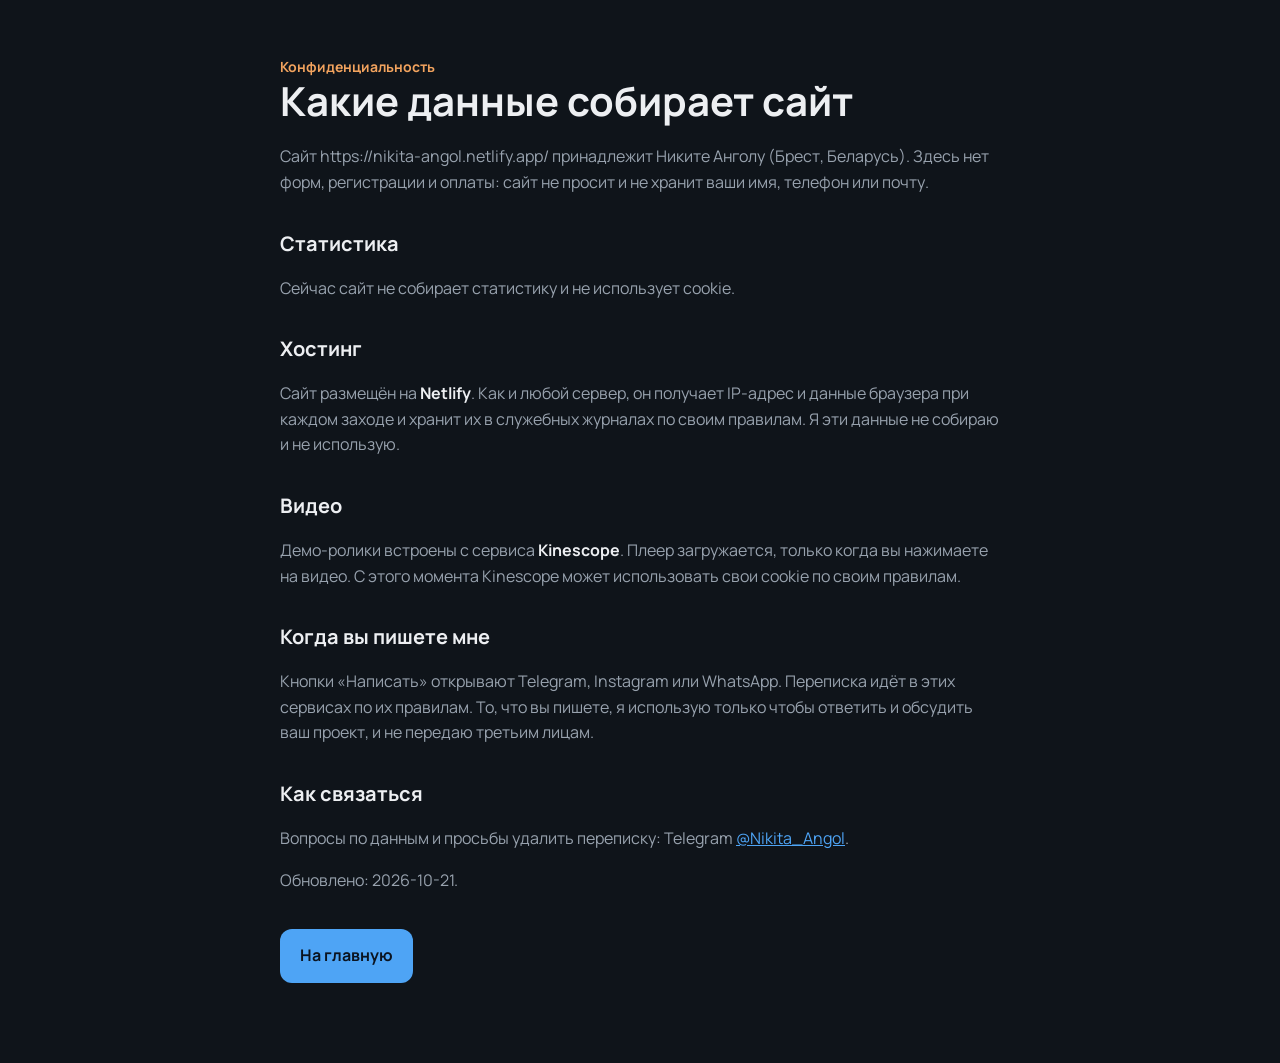
<file: privacy.html>
<!doctype html>
<html lang="ru"><head><meta charset="utf-8"><meta name="viewport" content="width=device-width,initial-scale=1">
<title>Политика конфиденциальности · Никита Ангол</title><meta name="robots" content="noindex,nofollow"><link rel="icon" href="./icon.svg" type="image/svg+xml">
<link rel="stylesheet" href="./fonts/fonts.css">
<style>body{margin:0;background:#0F141A;color:#EDEFF2;font:16px/1.6 Manrope,system-ui,sans-serif}main{max-width:720px;margin:0 auto;padding:56px 20px 80px}
h1{font-size:clamp(28px,5vw,40px);line-height:1.15;margin:0 0 20px}h2{font-size:20px;margin:32px 0 8px}p,li{color:#98A2AE}b{color:#EDEFF2}
a{color:#4EA4F5}.k{color:#F2A35E;font-weight:700;font-size:14px}.btn{display:inline-block;margin-top:20px;padding:14px 20px;border-radius:12px;background:#4EA4F5;color:#0B1420;font-weight:700;text-decoration:none}</style>
</head><body><main>
<div class="k">Конфиденциальность</div><h1>Какие данные собирает сайт</h1>
<p>Сайт https://nikita-angol.netlify.app/ принадлежит Никите Анголу (Брест, Беларусь). Здесь нет форм, регистрации и оплаты: сайт не просит
и не хранит ваши имя, телефон или почту.</p>
<h2>Статистика</h2><p>Сейчас сайт не собирает статистику и не использует cookie.</p>
<h2>Хостинг</h2>
<p>Сайт размещён на <b>Netlify</b>. Как и любой сервер, он получает IP-адрес и данные браузера при каждом заходе
и хранит их в служебных журналах по своим правилам. Я эти данные не собираю и не использую.</p>
<h2>Видео</h2>
<p>Демо-ролики встроены с сервиса <b>Kinescope</b>. Плеер загружается, только когда вы нажимаете на видео.
С этого момента Kinescope может использовать свои cookie по своим правилам.</p>
<h2>Когда вы пишете мне</h2>
<p>Кнопки «Написать» открывают Telegram, Instagram или WhatsApp. Переписка идёт в этих сервисах по их правилам.
То, что вы пишете, я использую только чтобы ответить и обсудить ваш проект, и не передаю третьим лицам.</p>
<h2>Как связаться</h2>
<p>Вопросы по данным и просьбы удалить переписку: Telegram <a href="https://t.me/Nikita_Angol" rel="noopener">@Nikita_Angol</a>.</p>
<p>Обновлено: 2026-10-21.</p>
<a class="btn" href="./">На главную</a></main></body></html>
</file>
<file: fonts/fonts.css>
/* cyrillic */
@font-face {
  font-family: 'JetBrains Mono';
  font-style: normal;
  font-weight: 400;
  font-display: swap;
  src: url(JetBrainsMono-cyrillic-255268.woff2) format('woff2');
  unicode-range: U+0301, U+0400-045F, U+0490-0491, U+04B0-04B1, U+2116;
}
/* latin-ext */
@font-face {
  font-family: 'JetBrains Mono';
  font-style: normal;
  font-weight: 400;
  font-display: swap;
  src: url(JetBrainsMono-latin-ext-897459.woff2) format('woff2');
  unicode-range: U+0100-02BA, U+02BD-02C5, U+02C7-02CC, U+02CE-02D7, U+02DD-02FF, U+0304, U+0308, U+0329, U+1D00-1DBF, U+1E00-1E9F, U+1EF2-1EFF, U+2020, U+20A0-20AB, U+20AD-20C4, U+2113, U+2C60-2C7F, U+A720-A7FF;
}
/* latin */
@font-face {
  font-family: 'JetBrains Mono';
  font-style: normal;
  font-weight: 400;
  font-display: swap;
  src: url(JetBrainsMono-latin-621183.woff2) format('woff2');
  unicode-range: U+0000-00FF, U+0131, U+0152-0153, U+02BB-02BC, U+02C6, U+02DA, U+02DC, U+0304, U+0308, U+0329, U+2000-206F, U+20AC, U+2122, U+2191, U+2193, U+2212, U+2215, U+FEFF, U+FFFD;
}
/* cyrillic */
@font-face {
  font-family: 'JetBrains Mono';
  font-style: normal;
  font-weight: 500;
  font-display: swap;
  src: url(JetBrainsMono-cyrillic-255268.woff2) format('woff2');
  unicode-range: U+0301, U+0400-045F, U+0490-0491, U+04B0-04B1, U+2116;
}
/* latin-ext */
@font-face {
  font-family: 'JetBrains Mono';
  font-style: normal;
  font-weight: 500;
  font-display: swap;
  src: url(JetBrainsMono-latin-ext-897459.woff2) format('woff2');
  unicode-range: U+0100-02BA, U+02BD-02C5, U+02C7-02CC, U+02CE-02D7, U+02DD-02FF, U+0304, U+0308, U+0329, U+1D00-1DBF, U+1E00-1E9F, U+1EF2-1EFF, U+2020, U+20A0-20AB, U+20AD-20C4, U+2113, U+2C60-2C7F, U+A720-A7FF;
}
/* latin */
@font-face {
  font-family: 'JetBrains Mono';
  font-style: normal;
  font-weight: 500;
  font-display: swap;
  src: url(JetBrainsMono-latin-621183.woff2) format('woff2');
  unicode-range: U+0000-00FF, U+0131, U+0152-0153, U+02BB-02BC, U+02C6, U+02DA, U+02DC, U+0304, U+0308, U+0329, U+2000-206F, U+20AC, U+2122, U+2191, U+2193, U+2212, U+2215, U+FEFF, U+FFFD;
}
/* cyrillic */
@font-face {
  font-family: 'Manrope';
  font-style: normal;
  font-weight: 400;
  font-display: swap;
  src: url(Manrope-cyrillic-105721.woff2) format('woff2');
  unicode-range: U+0301, U+0400-045F, U+0490-0491, U+04B0-04B1, U+2116;
}
/* latin-ext */
@font-face {
  font-family: 'Manrope';
  font-style: normal;
  font-weight: 400;
  font-display: swap;
  src: url(Manrope-latin-ext-749127.woff2) format('woff2');
  unicode-range: U+0100-02BA, U+02BD-02C5, U+02C7-02CC, U+02CE-02D7, U+02DD-02FF, U+0304, U+0308, U+0329, U+1D00-1DBF, U+1E00-1E9F, U+1EF2-1EFF, U+2020, U+20A0-20AB, U+20AD-20C4, U+2113, U+2C60-2C7F, U+A720-A7FF;
}
/* latin */
@font-face {
  font-family: 'Manrope';
  font-style: normal;
  font-weight: 400;
  font-display: swap;
  src: url(Manrope-latin-380660.woff2) format('woff2');
  unicode-range: U+0000-00FF, U+0131, U+0152-0153, U+02BB-02BC, U+02C6, U+02DA, U+02DC, U+0304, U+0308, U+0329, U+2000-206F, U+20AC, U+2122, U+2191, U+2193, U+2212, U+2215, U+FEFF, U+FFFD;
}
/* cyrillic */
@font-face {
  font-family: 'Manrope';
  font-style: normal;
  font-weight: 500;
  font-display: swap;
  src: url(Manrope-cyrillic-105721.woff2) format('woff2');
  unicode-range: U+0301, U+0400-045F, U+0490-0491, U+04B0-04B1, U+2116;
}
/* latin-ext */
@font-face {
  font-family: 'Manrope';
  font-style: normal;
  font-weight: 500;
  font-display: swap;
  src: url(Manrope-latin-ext-749127.woff2) format('woff2');
  unicode-range: U+0100-02BA, U+02BD-02C5, U+02C7-02CC, U+02CE-02D7, U+02DD-02FF, U+0304, U+0308, U+0329, U+1D00-1DBF, U+1E00-1E9F, U+1EF2-1EFF, U+2020, U+20A0-20AB, U+20AD-20C4, U+2113, U+2C60-2C7F, U+A720-A7FF;
}
/* latin */
@font-face {
  font-family: 'Manrope';
  font-style: normal;
  font-weight: 500;
  font-display: swap;
  src: url(Manrope-latin-380660.woff2) format('woff2');
  unicode-range: U+0000-00FF, U+0131, U+0152-0153, U+02BB-02BC, U+02C6, U+02DA, U+02DC, U+0304, U+0308, U+0329, U+2000-206F, U+20AC, U+2122, U+2191, U+2193, U+2212, U+2215, U+FEFF, U+FFFD;
}
/* cyrillic */
@font-face {
  font-family: 'Manrope';
  font-style: normal;
  font-weight: 600;
  font-display: swap;
  src: url(Manrope-cyrillic-105721.woff2) format('woff2');
  unicode-range: U+0301, U+0400-045F, U+0490-0491, U+04B0-04B1, U+2116;
}
/* latin-ext */
@font-face {
  font-family: 'Manrope';
  font-style: normal;
  font-weight: 600;
  font-display: swap;
  src: url(Manrope-latin-ext-749127.woff2) format('woff2');
  unicode-range: U+0100-02BA, U+02BD-02C5, U+02C7-02CC, U+02CE-02D7, U+02DD-02FF, U+0304, U+0308, U+0329, U+1D00-1DBF, U+1E00-1E9F, U+1EF2-1EFF, U+2020, U+20A0-20AB, U+20AD-20C4, U+2113, U+2C60-2C7F, U+A720-A7FF;
}
/* latin */
@font-face {
  font-family: 'Manrope';
  font-style: normal;
  font-weight: 600;
  font-display: swap;
  src: url(Manrope-latin-380660.woff2) format('woff2');
  unicode-range: U+0000-00FF, U+0131, U+0152-0153, U+02BB-02BC, U+02C6, U+02DA, U+02DC, U+0304, U+0308, U+0329, U+2000-206F, U+20AC, U+2122, U+2191, U+2193, U+2212, U+2215, U+FEFF, U+FFFD;
}
/* cyrillic */
@font-face {
  font-family: 'Manrope';
  font-style: normal;
  font-weight: 700;
  font-display: swap;
  src: url(Manrope-cyrillic-105721.woff2) format('woff2');
  unicode-range: U+0301, U+0400-045F, U+0490-0491, U+04B0-04B1, U+2116;
}
/* latin-ext */
@font-face {
  font-family: 'Manrope';
  font-style: normal;
  font-weight: 700;
  font-display: swap;
  src: url(Manrope-latin-ext-749127.woff2) format('woff2');
  unicode-range: U+0100-02BA, U+02BD-02C5, U+02C7-02CC, U+02CE-02D7, U+02DD-02FF, U+0304, U+0308, U+0329, U+1D00-1DBF, U+1E00-1E9F, U+1EF2-1EFF, U+2020, U+20A0-20AB, U+20AD-20C4, U+2113, U+2C60-2C7F, U+A720-A7FF;
}
/* latin */
@font-face {
  font-family: 'Manrope';
  font-style: normal;
  font-weight: 700;
  font-display: swap;
  src: url(Manrope-latin-380660.woff2) format('woff2');
  unicode-range: U+0000-00FF, U+0131, U+0152-0153, U+02BB-02BC, U+02C6, U+02DA, U+02DC, U+0304, U+0308, U+0329, U+2000-206F, U+20AC, U+2122, U+2191, U+2193, U+2212, U+2215, U+FEFF, U+FFFD;
}
/* cyrillic */
@font-face {
  font-family: 'Manrope';
  font-style: normal;
  font-weight: 800;
  font-display: swap;
  src: url(Manrope-cyrillic-105721.woff2) format('woff2');
  unicode-range: U+0301, U+0400-045F, U+0490-0491, U+04B0-04B1, U+2116;
}
/* latin-ext */
@font-face {
  font-family: 'Manrope';
  font-style: normal;
  font-weight: 800;
  font-display: swap;
  src: url(Manrope-latin-ext-749127.woff2) format('woff2');
  unicode-range: U+0100-02BA, U+02BD-02C5, U+02C7-02CC, U+02CE-02D7, U+02DD-02FF, U+0304, U+0308, U+0329, U+1D00-1DBF, U+1E00-1E9F, U+1EF2-1EFF, U+2020, U+20A0-20AB, U+20AD-20C4, U+2113, U+2C60-2C7F, U+A720-A7FF;
}
/* latin */
@font-face {
  font-family: 'Manrope';
  font-style: normal;
  font-weight: 800;
  font-display: swap;
  src: url(Manrope-latin-380660.woff2) format('woff2');
  unicode-range: U+0000-00FF, U+0131, U+0152-0153, U+02BB-02BC, U+02C6, U+02DA, U+02DC, U+0304, U+0308, U+0329, U+2000-206F, U+20AC, U+2122, U+2191, U+2193, U+2212, U+2215, U+FEFF, U+FFFD;
}
</file>
